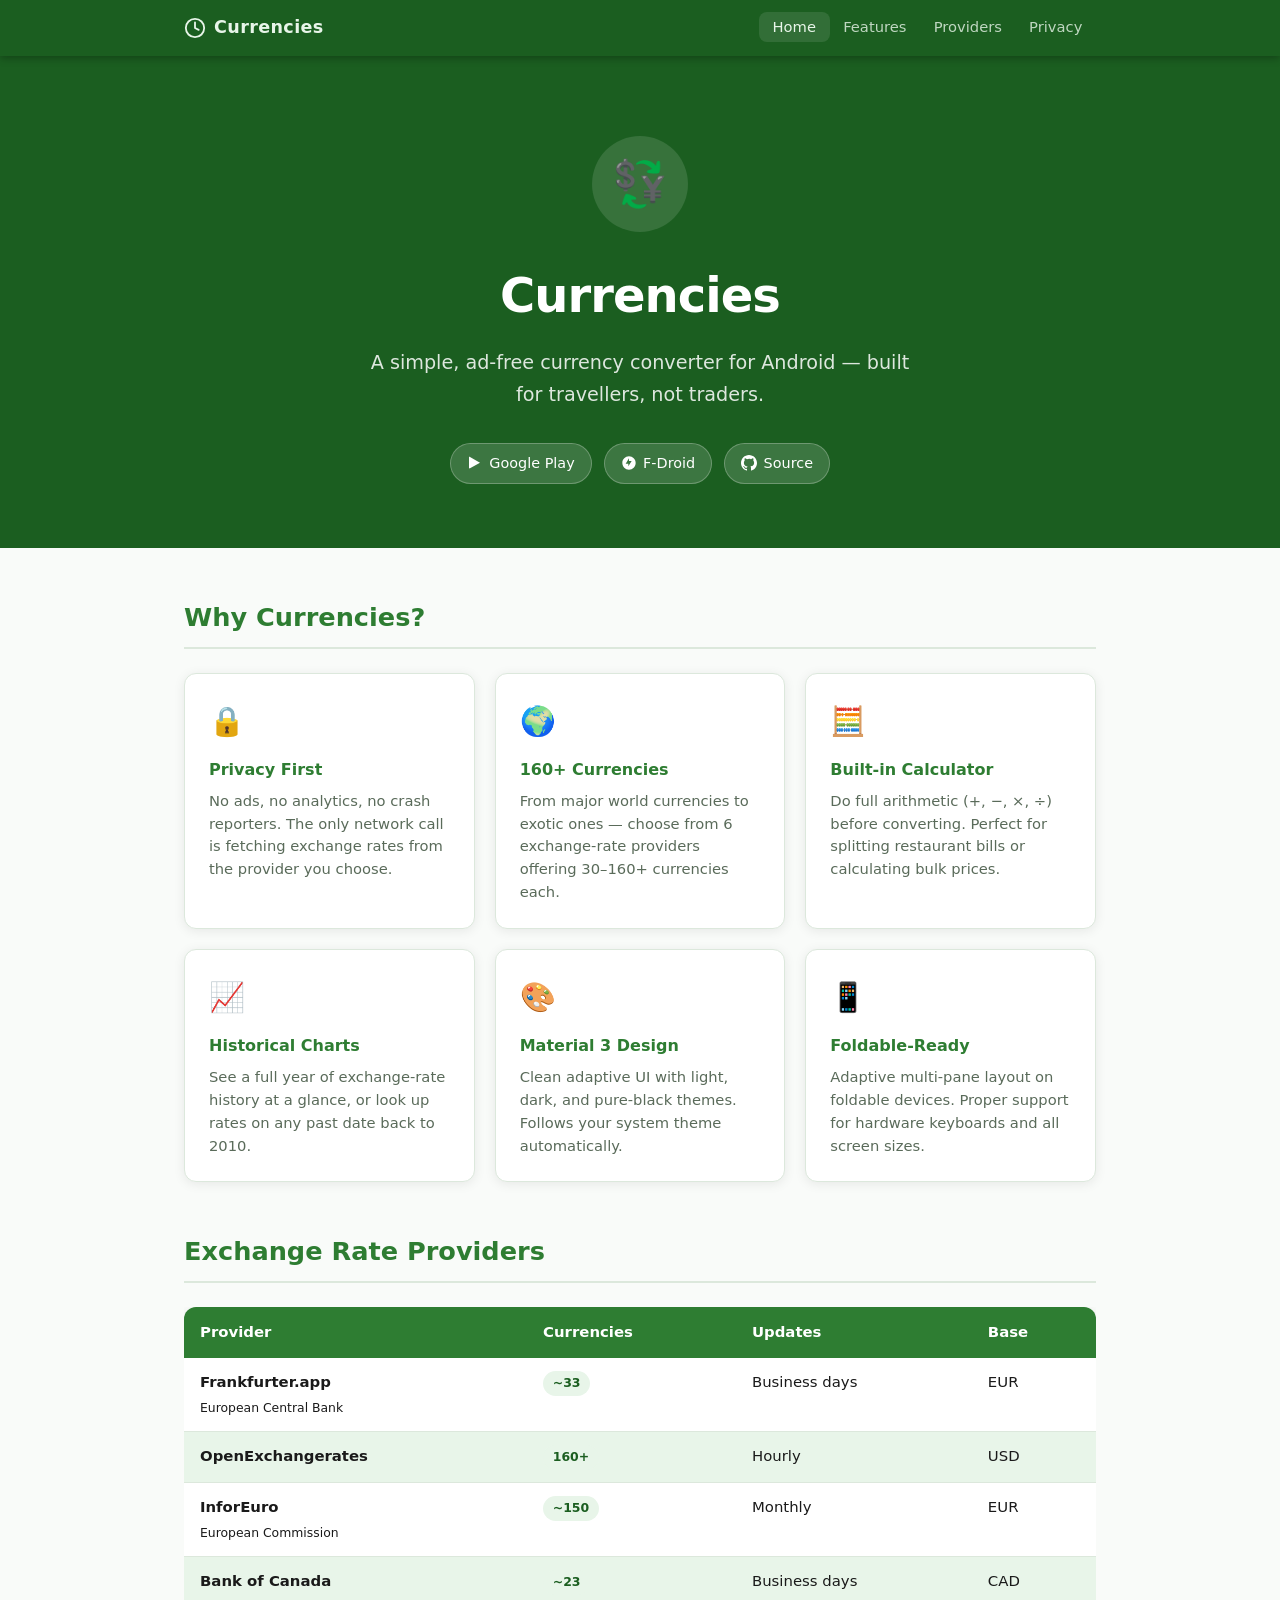
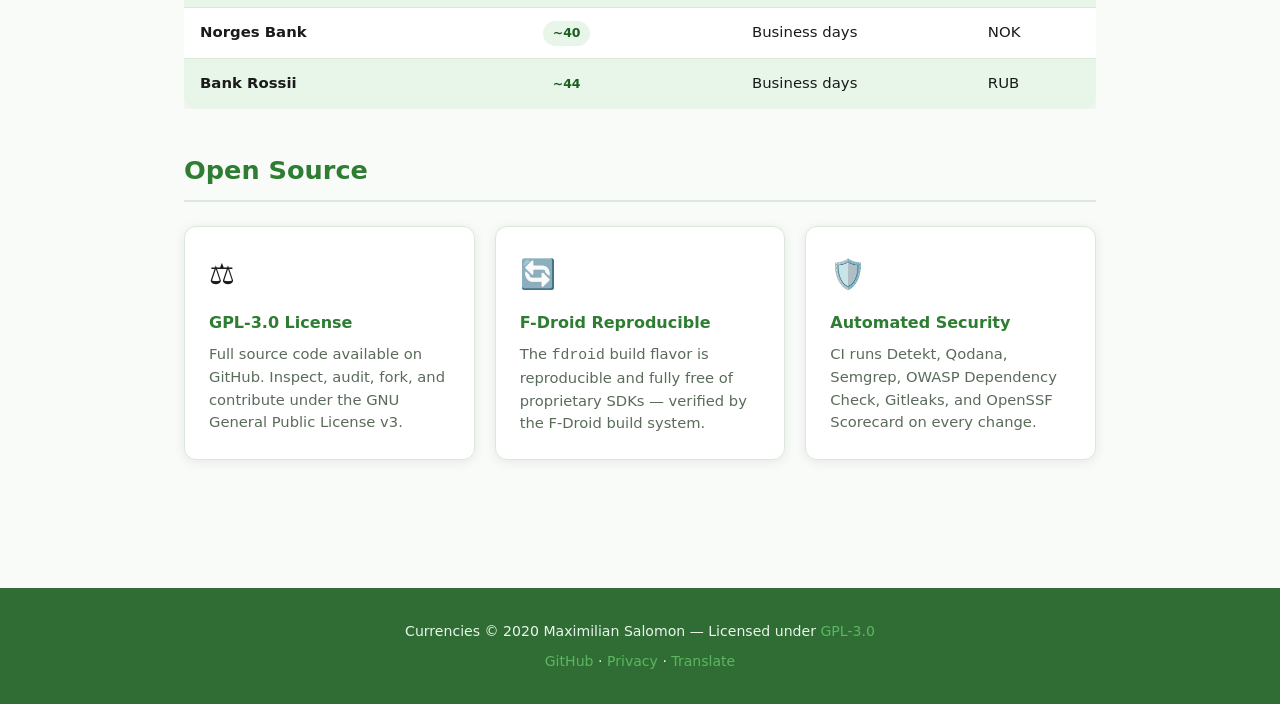
<file: docs/index.html>
<!DOCTYPE html>
<html lang="en">
<head>
  <meta charset="UTF-8">
  <meta name="viewport" content="width=device-width, initial-scale=1.0">
  <title>Currencies — Simple Currency Converter for Android</title>
  <meta name="description" content="A simple, privacy-focused currency converter for Android. No ads, no tracking. Supports 6 exchange rate providers with 30–160+ currencies.">
  <link rel="stylesheet" href="style.css">
  <link rel="icon" href="data:image/svg+xml,<svg xmlns='http://www.w3.org/2000/svg' viewBox='0 0 100 100'><text y='.9em' font-size='90'>💱</text></svg>">
</head>
<body>

<nav>
  <div class="nav-inner">
    <span class="nav-brand">
      <svg width="22" height="22" viewBox="0 0 24 24" fill="none" stroke="currentColor" stroke-width="2" stroke-linecap="round" stroke-linejoin="round"><circle cx="12" cy="12" r="10"/><path d="M12 6v6l4 2"/></svg>
      Currencies
    </span>
    <ul class="nav-links">
      <li><a href="index.html" class="active">Home</a></li>
      <li><a href="features.html">Features</a></li>
      <li><a href="providers.html">Providers</a></li>
      <li><a href="privacy.html">Privacy</a></li>
    </ul>
  </div>
</nav>

<header class="hero">
  <div class="hero-inner">
    <div class="hero-icon">💱</div>
    <h1>Currencies</h1>
    <p class="tagline">A simple, ad-free currency converter for Android — built for travellers, not traders.</p>
    <div class="badge-row">
      <a class="badge" href="https://play.google.com/store/apps/details?id=de.salomax.currencies">
        <svg width="16" height="16" viewBox="0 0 24 24" fill="currentColor"><path d="M3 20.5v-17c0-.83 1-.83 1.5-.5l15 8.5-15 8.5c-.5.33-1.5.33-1.5-.5z"/></svg>
        Google Play
      </a>
      <a class="badge" href="https://f-droid.org/packages/de.salomax.currencies/">
        <svg width="16" height="16" viewBox="0 0 24 24" fill="currentColor"><path d="M12 2C6.48 2 2 6.48 2 12s4.48 10 10 10 10-4.48 10-10S17.52 2 12 2zm-1 15v-4H7l5-8v4h4l-5 8z"/></svg>
        F-Droid
      </a>
      <a class="badge" href="https://github.com/sal0max/currencies">
        <svg width="16" height="16" viewBox="0 0 24 24" fill="currentColor"><path d="M12 0C5.37 0 0 5.37 0 12c0 5.3 3.44 9.8 8.2 11.37.6.11.82-.26.82-.58v-2.03c-3.34.73-4.04-1.61-4.04-1.61-.55-1.39-1.34-1.76-1.34-1.76-1.09-.75.08-.73.08-.73 1.2.08 1.84 1.24 1.84 1.24 1.07 1.83 2.8 1.3 3.49 1 .11-.78.42-1.3.76-1.6-2.67-.3-5.47-1.33-5.47-5.93 0-1.31.47-2.38 1.24-3.22-.13-.3-.54-1.52.12-3.18 0 0 1.01-.32 3.3 1.23a11.5 11.5 0 0 1 3-.4c1.02 0 2.04.14 3 .4 2.28-1.55 3.29-1.23 3.29-1.23.66 1.66.25 2.88.12 3.18.77.84 1.24 1.91 1.24 3.22 0 4.61-2.81 5.63-5.48 5.92.43.37.82 1.1.82 2.22v3.29c0 .32.21.7.83.58C20.56 21.8 24 17.3 24 12c0-6.63-5.37-12-12-12z"/></svg>
        Source
      </a>
    </div>
  </div>
</header>

<main class="page">

  <h2 class="section-title">Why Currencies?</h2>
  <div class="cards">
    <div class="card">
      <span class="card-icon">🔒</span>
      <h3>Privacy First</h3>
      <p>No ads, no analytics, no crash reporters. The only network call is fetching exchange rates from the provider you choose.</p>
    </div>
    <div class="card">
      <span class="card-icon">🌍</span>
      <h3>160+ Currencies</h3>
      <p>From major world currencies to exotic ones — choose from 6 exchange-rate providers offering 30–160+ currencies each.</p>
    </div>
    <div class="card">
      <span class="card-icon">🧮</span>
      <h3>Built-in Calculator</h3>
      <p>Do full arithmetic (+, −, ×, ÷) before converting. Perfect for splitting restaurant bills or calculating bulk prices.</p>
    </div>
    <div class="card">
      <span class="card-icon">📈</span>
      <h3>Historical Charts</h3>
      <p>See a full year of exchange-rate history at a glance, or look up rates on any past date back to 2010.</p>
    </div>
    <div class="card">
      <span class="card-icon">🎨</span>
      <h3>Material 3 Design</h3>
      <p>Clean adaptive UI with light, dark, and pure-black themes. Follows your system theme automatically.</p>
    </div>
    <div class="card">
      <span class="card-icon">📱</span>
      <h3>Foldable-Ready</h3>
      <p>Adaptive multi-pane layout on foldable devices. Proper support for hardware keyboards and all screen sizes.</p>
    </div>
  </div>

  <h2 class="section-title">Exchange Rate Providers</h2>
  <div class="table-wrap">
    <table>
      <thead>
        <tr>
          <th>Provider</th>
          <th>Currencies</th>
          <th>Updates</th>
          <th>Base</th>
        </tr>
      </thead>
      <tbody>
        <tr>
          <td><strong>Frankfurter.app</strong><br><small>European Central Bank</small></td>
          <td><span class="tag">~33</span></td>
          <td>Business days</td>
          <td>EUR</td>
        </tr>
        <tr>
          <td><strong>OpenExchangerates</strong></td>
          <td><span class="tag">160+</span></td>
          <td>Hourly</td>
          <td>USD</td>
        </tr>
        <tr>
          <td><strong>InforEuro</strong><br><small>European Commission</small></td>
          <td><span class="tag">~150</span></td>
          <td>Monthly</td>
          <td>EUR</td>
        </tr>
        <tr>
          <td><strong>Bank of Canada</strong></td>
          <td><span class="tag">~23</span></td>
          <td>Business days</td>
          <td>CAD</td>
        </tr>
        <tr>
          <td><strong>Norges Bank</strong></td>
          <td><span class="tag">~40</span></td>
          <td>Business days</td>
          <td>NOK</td>
        </tr>
        <tr>
          <td><strong>Bank Rossii</strong></td>
          <td><span class="tag">~44</span></td>
          <td>Business days</td>
          <td>RUB</td>
        </tr>
      </tbody>
    </table>
  </div>

  <h2 class="section-title">Open Source</h2>
  <div class="cards" style="grid-template-columns: repeat(auto-fill, minmax(280px, 1fr));">
    <div class="card">
      <span class="card-icon">⚖️</span>
      <h3>GPL-3.0 License</h3>
      <p>Full source code available on GitHub. Inspect, audit, fork, and contribute under the GNU General Public License v3.</p>
    </div>
    <div class="card">
      <span class="card-icon">🔄</span>
      <h3>F-Droid Reproducible</h3>
      <p>The <code>fdroid</code> build flavor is reproducible and fully free of proprietary SDKs — verified by the F-Droid build system.</p>
    </div>
    <div class="card">
      <span class="card-icon">🛡️</span>
      <h3>Automated Security</h3>
      <p>CI runs Detekt, Qodana, Semgrep, OWASP Dependency Check, Gitleaks, and OpenSSF Scorecard on every change.</p>
    </div>
  </div>

</main>

<footer>
  <p>Currencies &copy; 2020 Maximilian Salomon &mdash; Licensed under <a href="https://www.gnu.org/licenses/gpl-3.0.html">GPL-3.0</a></p>
  <p style="margin-top:.4rem;"><a href="https://github.com/sal0max/currencies">GitHub</a> &middot; <a href="privacy.html">Privacy</a> &middot; <a href="https://translate.codeberg.org/engage/currencies/">Translate</a></p>
</footer>

</body>
</html>
</file>
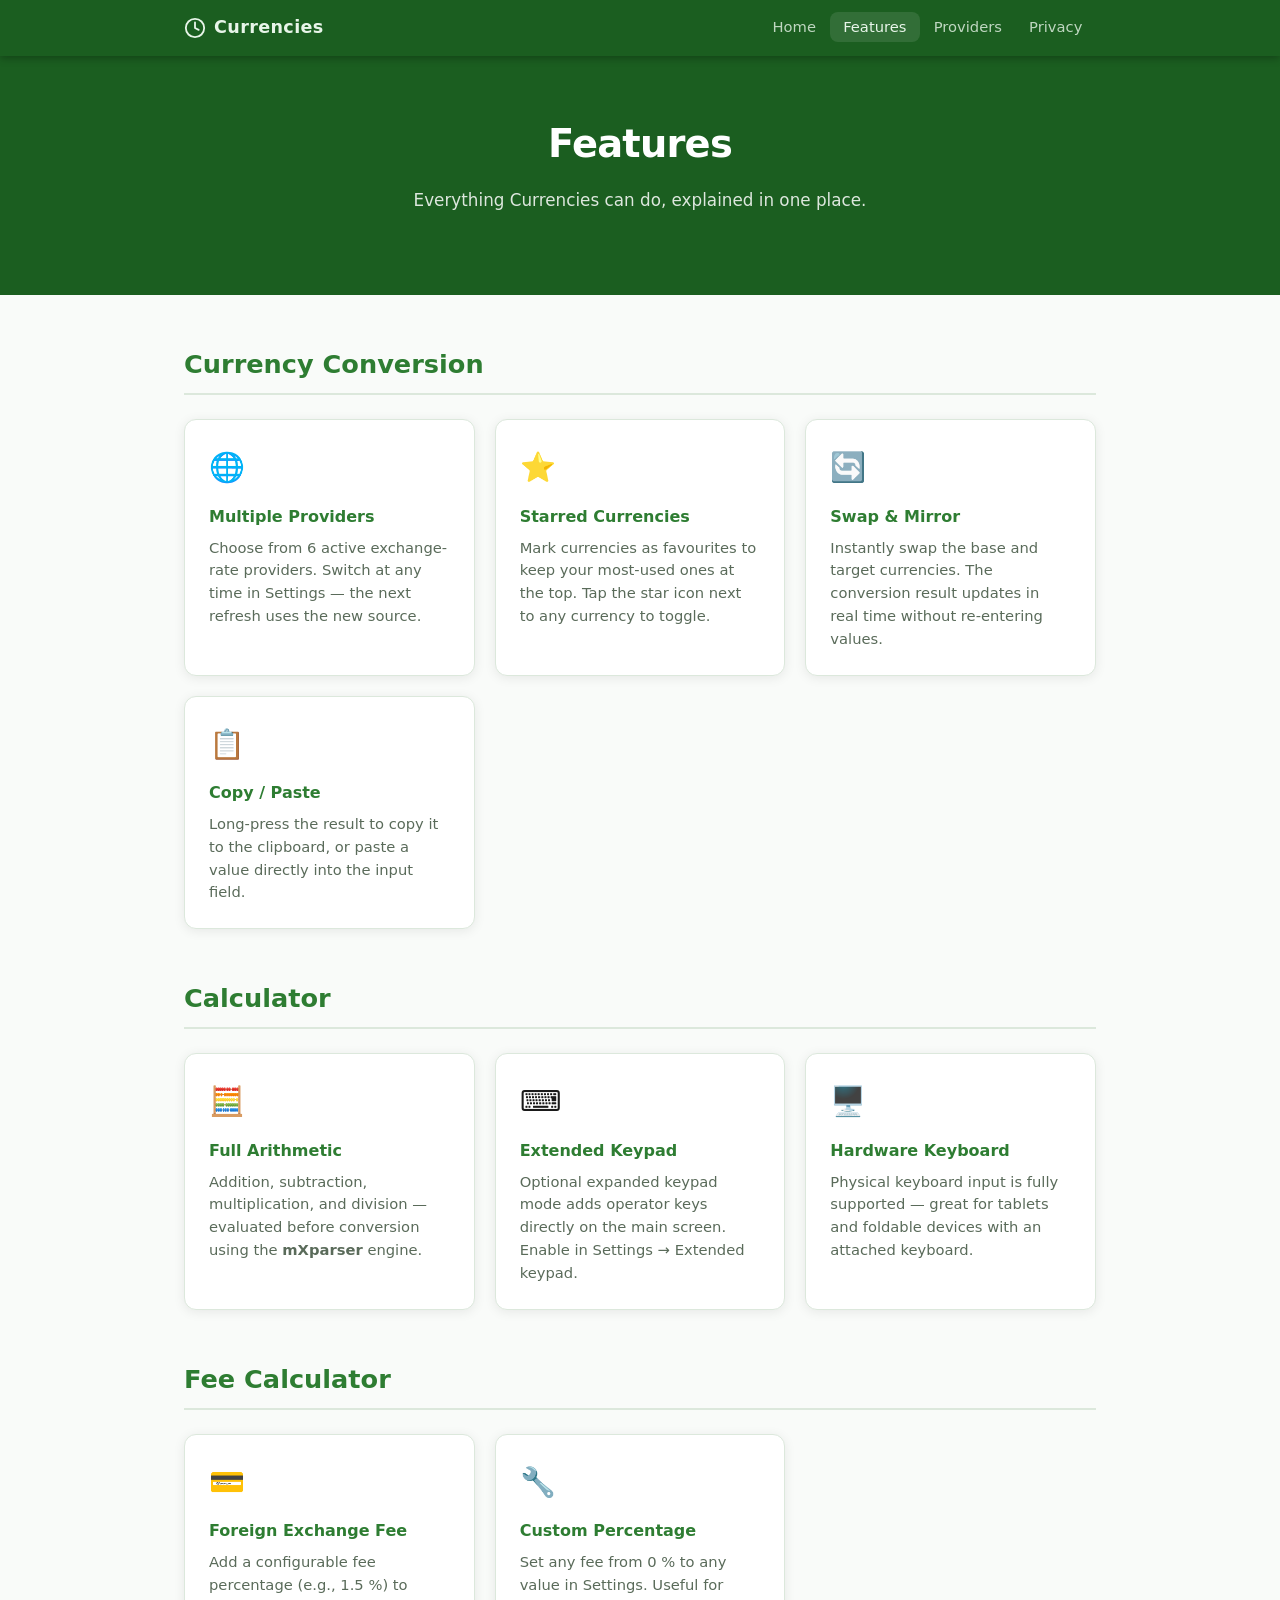
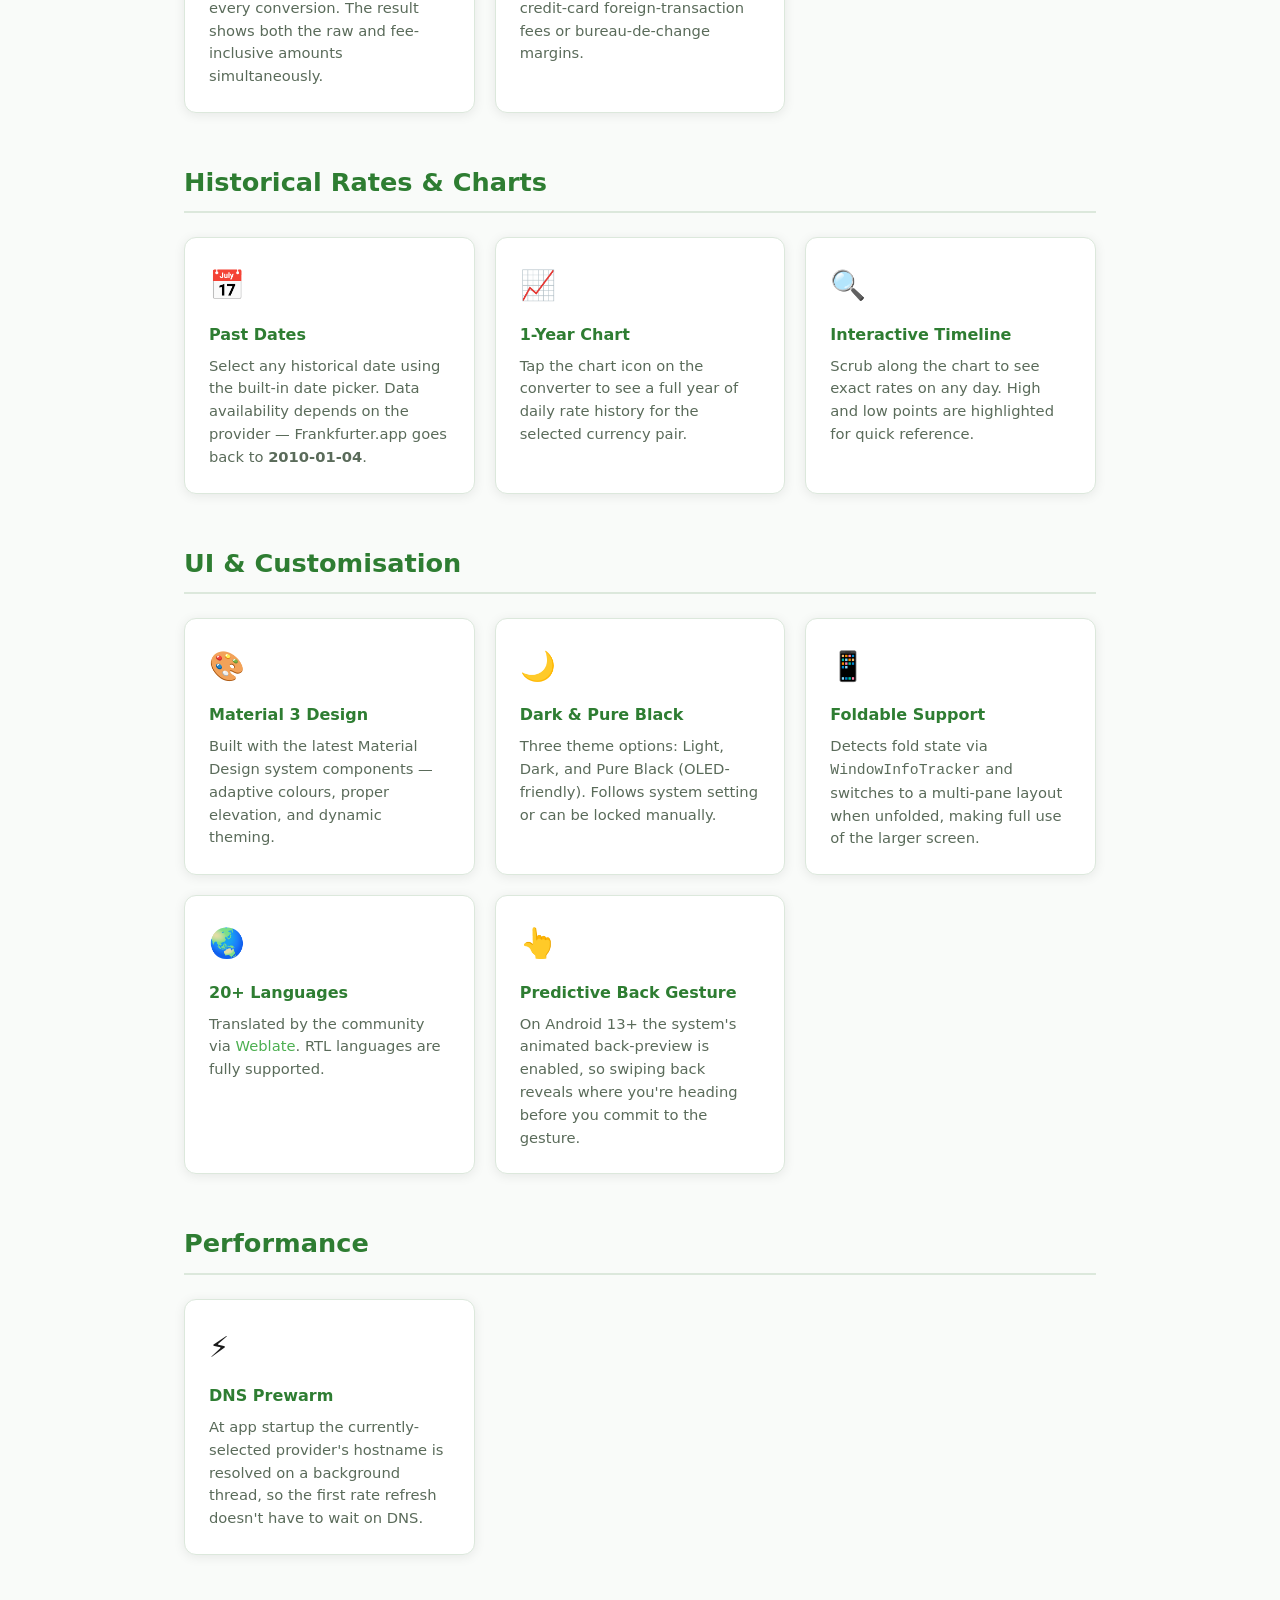
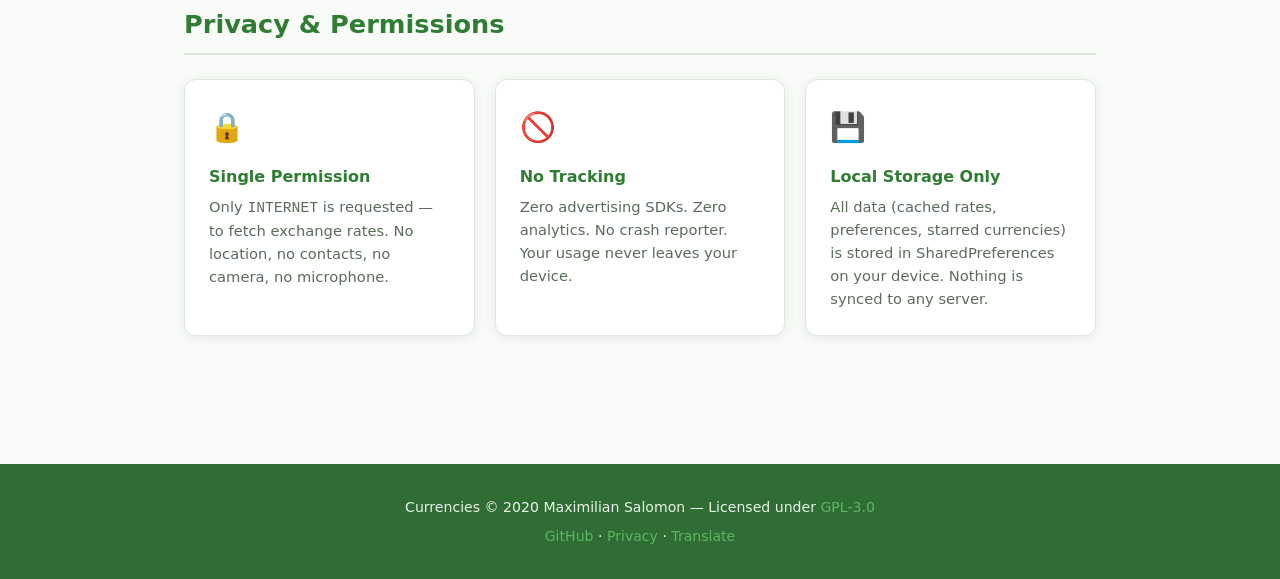
<file: docs/features.html>
<!DOCTYPE html>
<html lang="en">
<head>
  <meta charset="UTF-8">
  <meta name="viewport" content="width=device-width, initial-scale=1.0">
  <title>Features — Currencies</title>
  <meta name="description" content="Full list of features in the Currencies Android app — calculator, historical rates, charts, fee calculator, themes, and more.">
  <link rel="stylesheet" href="style.css">
  <link rel="icon" href="data:image/svg+xml,<svg xmlns='http://www.w3.org/2000/svg' viewBox='0 0 100 100'><text y='.9em' font-size='90'>💱</text></svg>">
</head>
<body>

<nav>
  <div class="nav-inner">
    <a class="nav-brand" href="index.html">
      <svg width="22" height="22" viewBox="0 0 24 24" fill="none" stroke="currentColor" stroke-width="2" stroke-linecap="round" stroke-linejoin="round"><circle cx="12" cy="12" r="10"/><path d="M12 6v6l4 2"/></svg>
      Currencies
    </a>
    <ul class="nav-links">
      <li><a href="index.html">Home</a></li>
      <li><a href="features.html" class="active">Features</a></li>
      <li><a href="providers.html">Providers</a></li>
      <li><a href="privacy.html">Privacy</a></li>
    </ul>
  </div>
</nav>

<header class="hero" style="padding: 3.5rem 1.5rem 3rem;">
  <div class="hero-inner">
    <h1 style="font-size:clamp(1.6rem,4vw,2.4rem);">Features</h1>
    <p class="tagline" style="font-size:1.05rem;">Everything Currencies can do, explained in one place.</p>
  </div>
</header>

<main class="page">

  <h2 class="section-title">Currency Conversion</h2>
  <div class="cards">
    <div class="card">
      <span class="card-icon">🌐</span>
      <h3>Multiple Providers</h3>
      <p>Choose from 6 active exchange-rate providers. Switch at any time in Settings — the next refresh uses the new source.</p>
    </div>
    <div class="card">
      <span class="card-icon">⭐</span>
      <h3>Starred Currencies</h3>
      <p>Mark currencies as favourites to keep your most-used ones at the top. Tap the star icon next to any currency to toggle.</p>
    </div>
    <div class="card">
      <span class="card-icon">🔄</span>
      <h3>Swap &amp; Mirror</h3>
      <p>Instantly swap the base and target currencies. The conversion result updates in real time without re-entering values.</p>
    </div>
    <div class="card">
      <span class="card-icon">📋</span>
      <h3>Copy / Paste</h3>
      <p>Long-press the result to copy it to the clipboard, or paste a value directly into the input field.</p>
    </div>
  </div>

  <h2 class="section-title">Calculator</h2>
  <div class="cards">
    <div class="card">
      <span class="card-icon">🧮</span>
      <h3>Full Arithmetic</h3>
      <p>Addition, subtraction, multiplication, and division — evaluated before conversion using the <strong>mXparser</strong> engine.</p>
    </div>
    <div class="card">
      <span class="card-icon">⌨️</span>
      <h3>Extended Keypad</h3>
      <p>Optional expanded keypad mode adds operator keys directly on the main screen. Enable in Settings → Extended keypad.</p>
    </div>
    <div class="card">
      <span class="card-icon">🖥️</span>
      <h3>Hardware Keyboard</h3>
      <p>Physical keyboard input is fully supported — great for tablets and foldable devices with an attached keyboard.</p>
    </div>
  </div>

  <h2 class="section-title">Fee Calculator</h2>
  <div class="cards" style="grid-template-columns: repeat(auto-fill, minmax(280px, 1fr));">
    <div class="card">
      <span class="card-icon">💳</span>
      <h3>Foreign Exchange Fee</h3>
      <p>Add a configurable fee percentage (e.g., 1.5 %) to every conversion. The result shows both the raw and fee-inclusive amounts simultaneously.</p>
    </div>
    <div class="card">
      <span class="card-icon">🔧</span>
      <h3>Custom Percentage</h3>
      <p>Set any fee from 0 % to any value in Settings. Useful for credit-card foreign-transaction fees or bureau-de-change margins.</p>
    </div>
  </div>

  <h2 class="section-title">Historical Rates &amp; Charts</h2>
  <div class="cards">
    <div class="card">
      <span class="card-icon">📅</span>
      <h3>Past Dates</h3>
      <p>Select any historical date using the built-in date picker. Data availability depends on the provider — Frankfurter.app goes back to <strong>2010-01-04</strong>.</p>
    </div>
    <div class="card">
      <span class="card-icon">📈</span>
      <h3>1-Year Chart</h3>
      <p>Tap the chart icon on the converter to see a full year of daily rate history for the selected currency pair.</p>
    </div>
    <div class="card">
      <span class="card-icon">🔍</span>
      <h3>Interactive Timeline</h3>
      <p>Scrub along the chart to see exact rates on any day. High and low points are highlighted for quick reference.</p>
    </div>
  </div>

  <h2 class="section-title">UI &amp; Customisation</h2>
  <div class="cards">
    <div class="card">
      <span class="card-icon">🎨</span>
      <h3>Material 3 Design</h3>
      <p>Built with the latest Material Design system components — adaptive colours, proper elevation, and dynamic theming.</p>
    </div>
    <div class="card">
      <span class="card-icon">🌙</span>
      <h3>Dark &amp; Pure Black</h3>
      <p>Three theme options: Light, Dark, and Pure Black (OLED-friendly). Follows system setting or can be locked manually.</p>
    </div>
    <div class="card">
      <span class="card-icon">📱</span>
      <h3>Foldable Support</h3>
      <p>Detects fold state via <code>WindowInfoTracker</code> and switches to a multi-pane layout when unfolded, making full use of the larger screen.</p>
    </div>
    <div class="card">
      <span class="card-icon">🌏</span>
      <h3>20+ Languages</h3>
      <p>Translated by the community via <a href="https://translate.codeberg.org/engage/currencies/">Weblate</a>. RTL languages are fully supported.</p>
    </div>
    <div class="card">
      <span class="card-icon">👆</span>
      <h3>Predictive Back Gesture</h3>
      <p>On Android 13+ the system's animated back-preview is enabled, so swiping back reveals where you're heading before you commit to the gesture.</p>
    </div>
  </div>

  <h2 class="section-title">Performance</h2>
  <div class="cards" style="grid-template-columns: repeat(auto-fill, minmax(280px, 1fr));">
    <div class="card">
      <span class="card-icon">⚡</span>
      <h3>DNS Prewarm</h3>
      <p>At app startup the currently-selected provider's hostname is resolved on a background thread, so the first rate refresh doesn't have to wait on DNS.</p>
    </div>
  </div>

  <h2 class="section-title">Privacy &amp; Permissions</h2>
  <div class="cards" style="grid-template-columns: repeat(auto-fill, minmax(280px, 1fr));">
    <div class="card">
      <span class="card-icon">🔒</span>
      <h3>Single Permission</h3>
      <p>Only <code>INTERNET</code> is requested — to fetch exchange rates. No location, no contacts, no camera, no microphone.</p>
    </div>
    <div class="card">
      <span class="card-icon">🚫</span>
      <h3>No Tracking</h3>
      <p>Zero advertising SDKs. Zero analytics. No crash reporter. Your usage never leaves your device.</p>
    </div>
    <div class="card">
      <span class="card-icon">💾</span>
      <h3>Local Storage Only</h3>
      <p>All data (cached rates, preferences, starred currencies) is stored in SharedPreferences on your device. Nothing is synced to any server.</p>
    </div>
  </div>

</main>

<footer>
  <p>Currencies &copy; 2020 Maximilian Salomon &mdash; Licensed under <a href="https://www.gnu.org/licenses/gpl-3.0.html">GPL-3.0</a></p>
  <p style="margin-top:.4rem;"><a href="https://github.com/sal0max/currencies">GitHub</a> &middot; <a href="privacy.html">Privacy</a> &middot; <a href="https://translate.codeberg.org/engage/currencies/">Translate</a></p>
</footer>

</body>
</html>
</file>
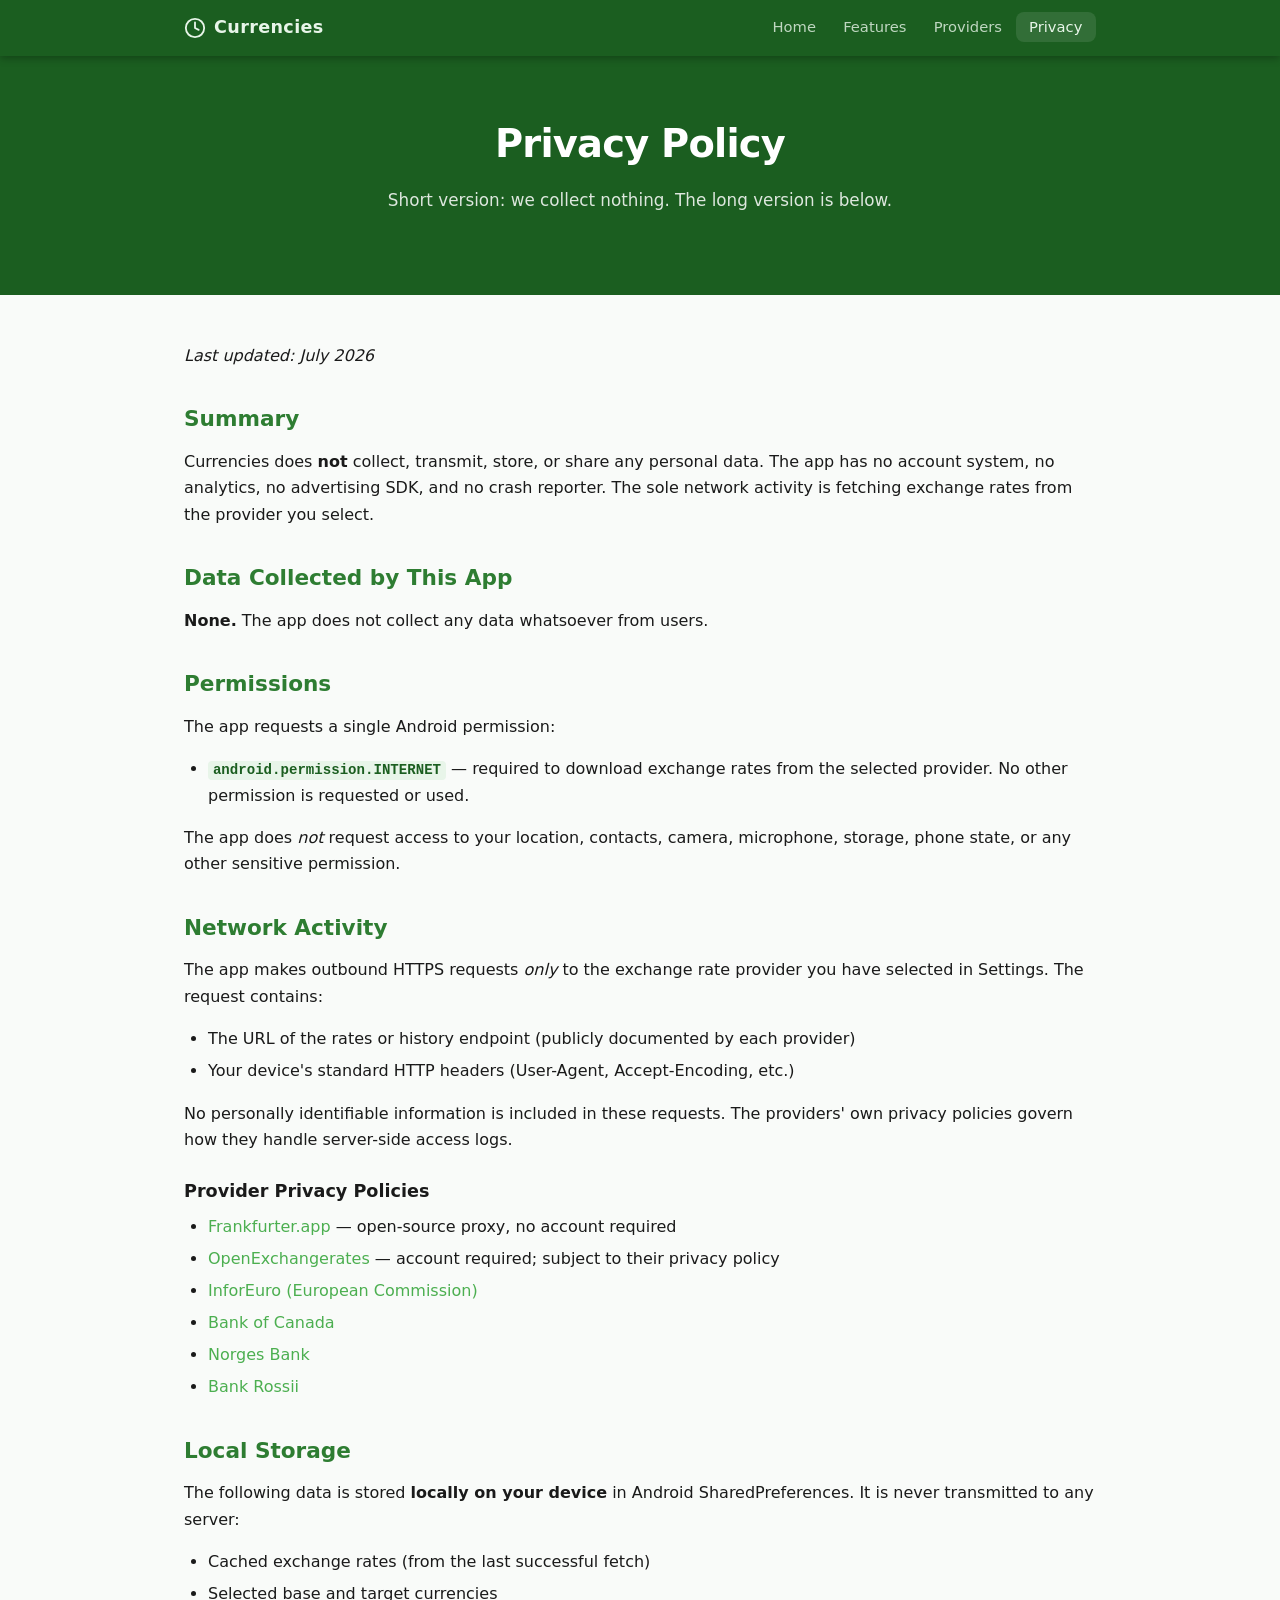
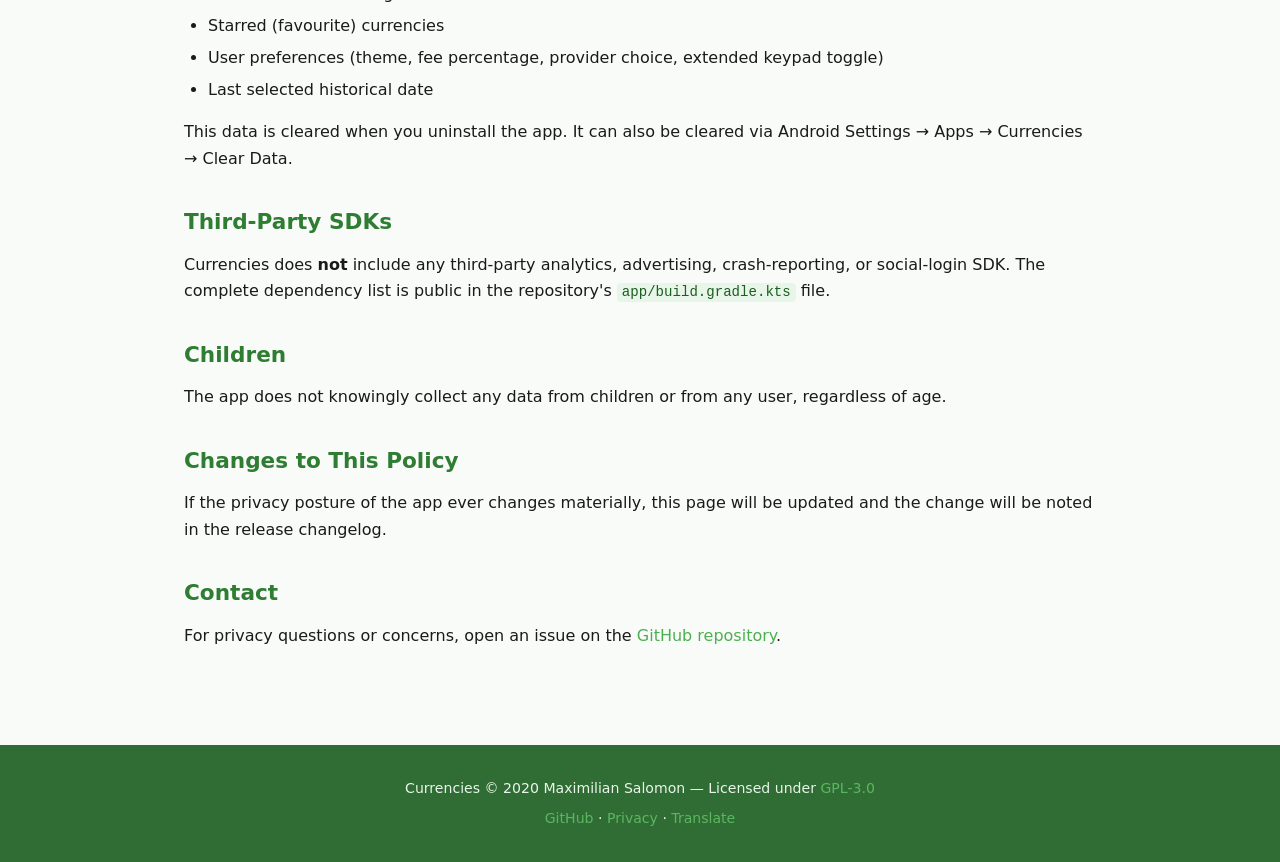
<file: docs/privacy.html>
<!DOCTYPE html>
<html lang="en">
<head>
  <meta charset="UTF-8">
  <meta name="viewport" content="width=device-width, initial-scale=1.0">
  <title>Privacy Policy — Currencies</title>
  <meta name="description" content="Privacy policy for the Currencies Android app. The app does not collect, store, or share any personal data.">
  <link rel="stylesheet" href="style.css">
  <link rel="icon" href="data:image/svg+xml,<svg xmlns='http://www.w3.org/2000/svg' viewBox='0 0 100 100'><text y='.9em' font-size='90'>💱</text></svg>">
</head>
<body>

<nav>
  <div class="nav-inner">
    <a class="nav-brand" href="index.html">
      <svg width="22" height="22" viewBox="0 0 24 24" fill="none" stroke="currentColor" stroke-width="2" stroke-linecap="round" stroke-linejoin="round"><circle cx="12" cy="12" r="10"/><path d="M12 6v6l4 2"/></svg>
      Currencies
    </a>
    <ul class="nav-links">
      <li><a href="index.html">Home</a></li>
      <li><a href="features.html">Features</a></li>
      <li><a href="providers.html">Providers</a></li>
      <li><a href="privacy.html" class="active">Privacy</a></li>
    </ul>
  </div>
</nav>

<header class="hero" style="padding: 3.5rem 1.5rem 3rem;">
  <div class="hero-inner">
    <h1 style="font-size:clamp(1.6rem,4vw,2.4rem);">Privacy Policy</h1>
    <p class="tagline" style="font-size:1.05rem;">Short version: we collect nothing. The long version is below.</p>
  </div>
</header>

<main class="page">

  <div class="prose">

    <p><em>Last updated: July 2026</em></p>

    <h2>Summary</h2>
    <p>Currencies does <strong>not</strong> collect, transmit, store, or share any personal data. The app has no account system, no analytics, no advertising SDK, and no crash reporter. The sole network activity is fetching exchange rates from the provider you select.</p>

    <h2>Data Collected by This App</h2>
    <p><strong>None.</strong> The app does not collect any data whatsoever from users.</p>

    <h2>Permissions</h2>
    <p>The app requests a single Android permission:</p>
    <ul>
      <li><strong><code>android.permission.INTERNET</code></strong> — required to download exchange rates from the selected provider. No other permission is requested or used.</li>
    </ul>
    <p>The app does <em>not</em> request access to your location, contacts, camera, microphone, storage, phone state, or any other sensitive permission.</p>

    <h2>Network Activity</h2>
    <p>The app makes outbound HTTPS requests <em>only</em> to the exchange rate provider you have selected in Settings. The request contains:</p>
    <ul>
      <li>The URL of the rates or history endpoint (publicly documented by each provider)</li>
      <li>Your device's standard HTTP headers (User-Agent, Accept-Encoding, etc.)</li>
    </ul>
    <p>No personally identifiable information is included in these requests. The providers' own privacy policies govern how they handle server-side access logs.</p>

    <h3>Provider Privacy Policies</h3>
    <ul>
      <li><a href="https://www.frankfurter.app/">Frankfurter.app</a> — open-source proxy, no account required</li>
      <li><a href="https://openexchangerates.org/privacy">OpenExchangerates</a> — account required; subject to their privacy policy</li>
      <li><a href="https://commission.europa.eu/privacy-policy-websites_en">InforEuro (European Commission)</a></li>
      <li><a href="https://www.bankofcanada.ca/privacy/">Bank of Canada</a></li>
      <li><a href="https://www.norges-bank.no/en/about/privacy-cookies/">Norges Bank</a></li>
      <li><a href="https://cbr.ru/eng/contacts/policy/">Bank Rossii</a></li>
    </ul>

    <h2>Local Storage</h2>
    <p>The following data is stored <strong>locally on your device</strong> in Android SharedPreferences. It is never transmitted to any server:</p>
    <ul>
      <li>Cached exchange rates (from the last successful fetch)</li>
      <li>Selected base and target currencies</li>
      <li>Starred (favourite) currencies</li>
      <li>User preferences (theme, fee percentage, provider choice, extended keypad toggle)</li>
      <li>Last selected historical date</li>
    </ul>
    <p>This data is cleared when you uninstall the app. It can also be cleared via Android Settings → Apps → Currencies → Clear Data.</p>

    <h2>Third-Party SDKs</h2>
    <p>Currencies does <strong>not</strong> include any third-party analytics, advertising, crash-reporting, or social-login SDK. The complete dependency list is public in the repository's <code>app/build.gradle.kts</code> file.</p>

    <h2>Children</h2>
    <p>The app does not knowingly collect any data from children or from any user, regardless of age.</p>

    <h2>Changes to This Policy</h2>
    <p>If the privacy posture of the app ever changes materially, this page will be updated and the change will be noted in the release changelog.</p>

    <h2>Contact</h2>
    <p>For privacy questions or concerns, open an issue on the <a href="https://github.com/sal0max/currencies/issues">GitHub repository</a>.</p>

  </div>

</main>

<footer>
  <p>Currencies &copy; 2020 Maximilian Salomon &mdash; Licensed under <a href="https://www.gnu.org/licenses/gpl-3.0.html">GPL-3.0</a></p>
  <p style="margin-top:.4rem;"><a href="https://github.com/sal0max/currencies">GitHub</a> &middot; <a href="privacy.html">Privacy</a> &middot; <a href="https://translate.codeberg.org/engage/currencies/">Translate</a></p>
</footer>

</body>
</html>
</file>
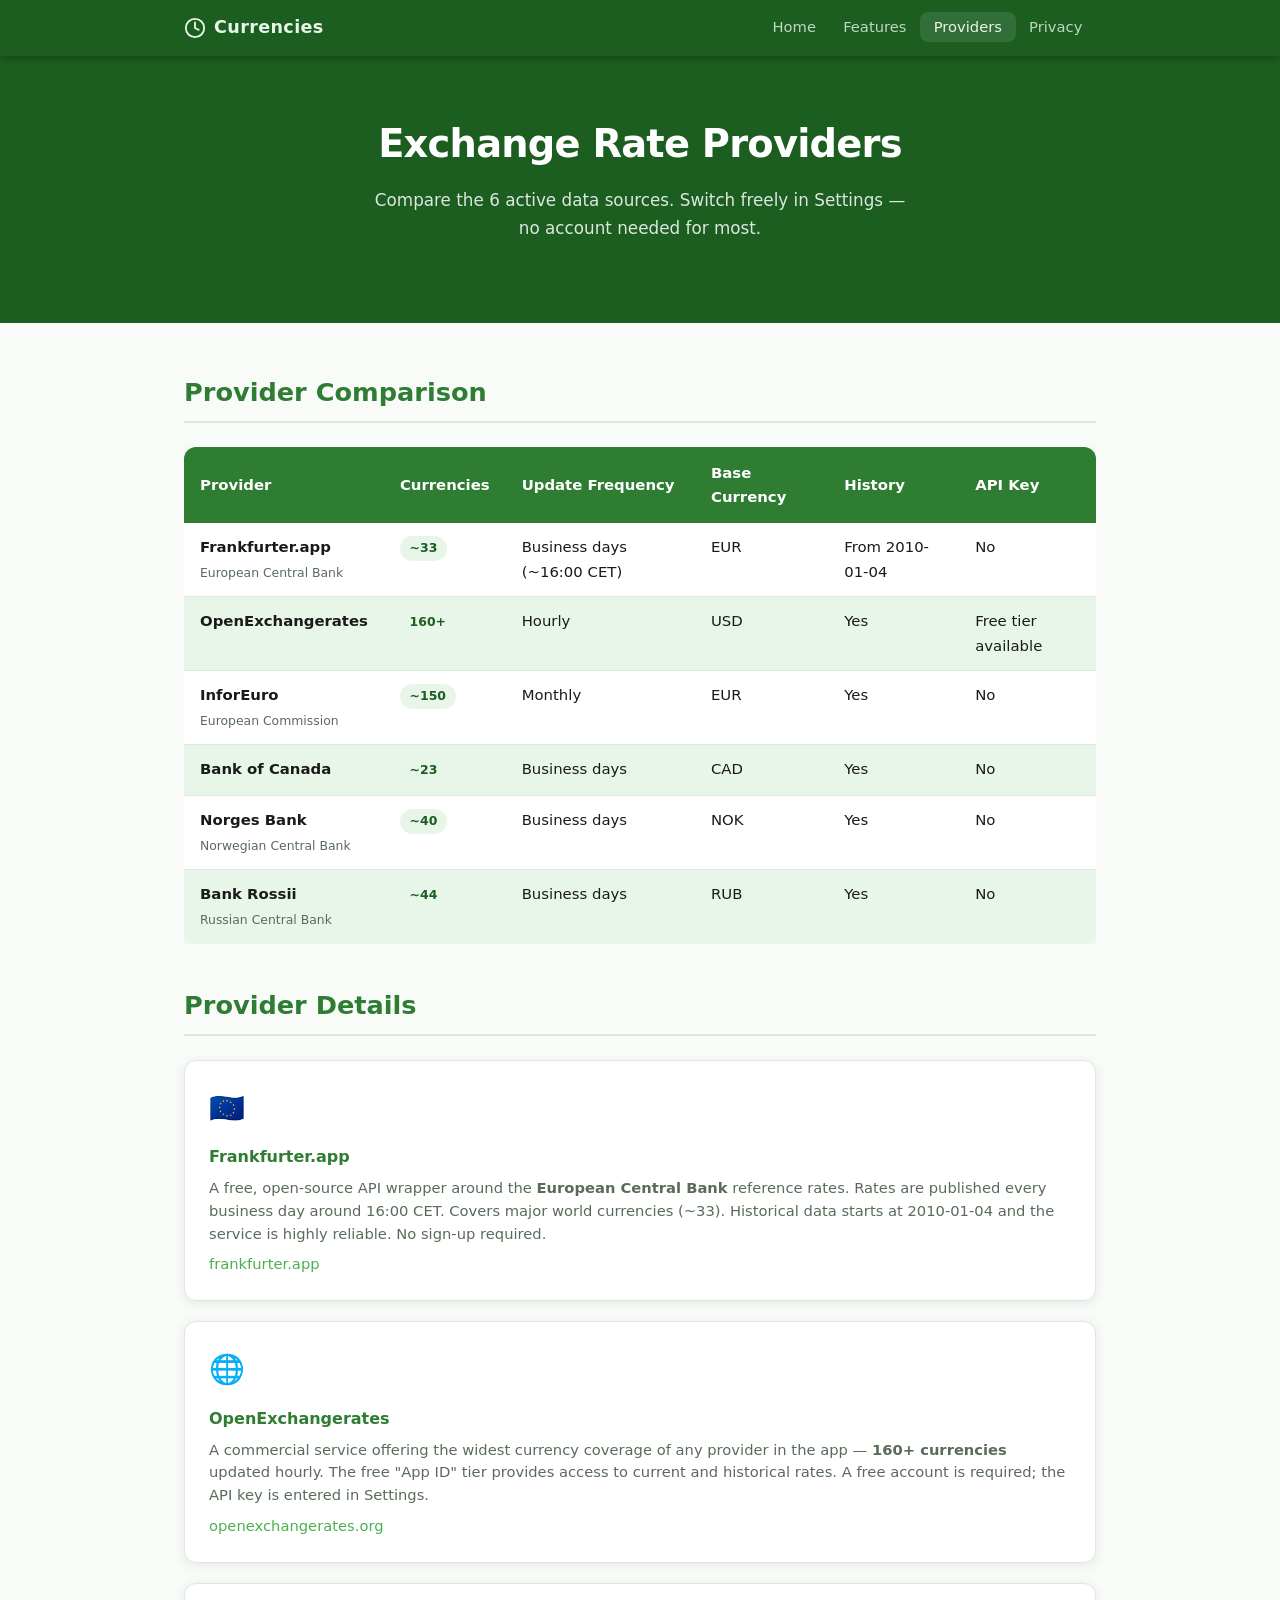
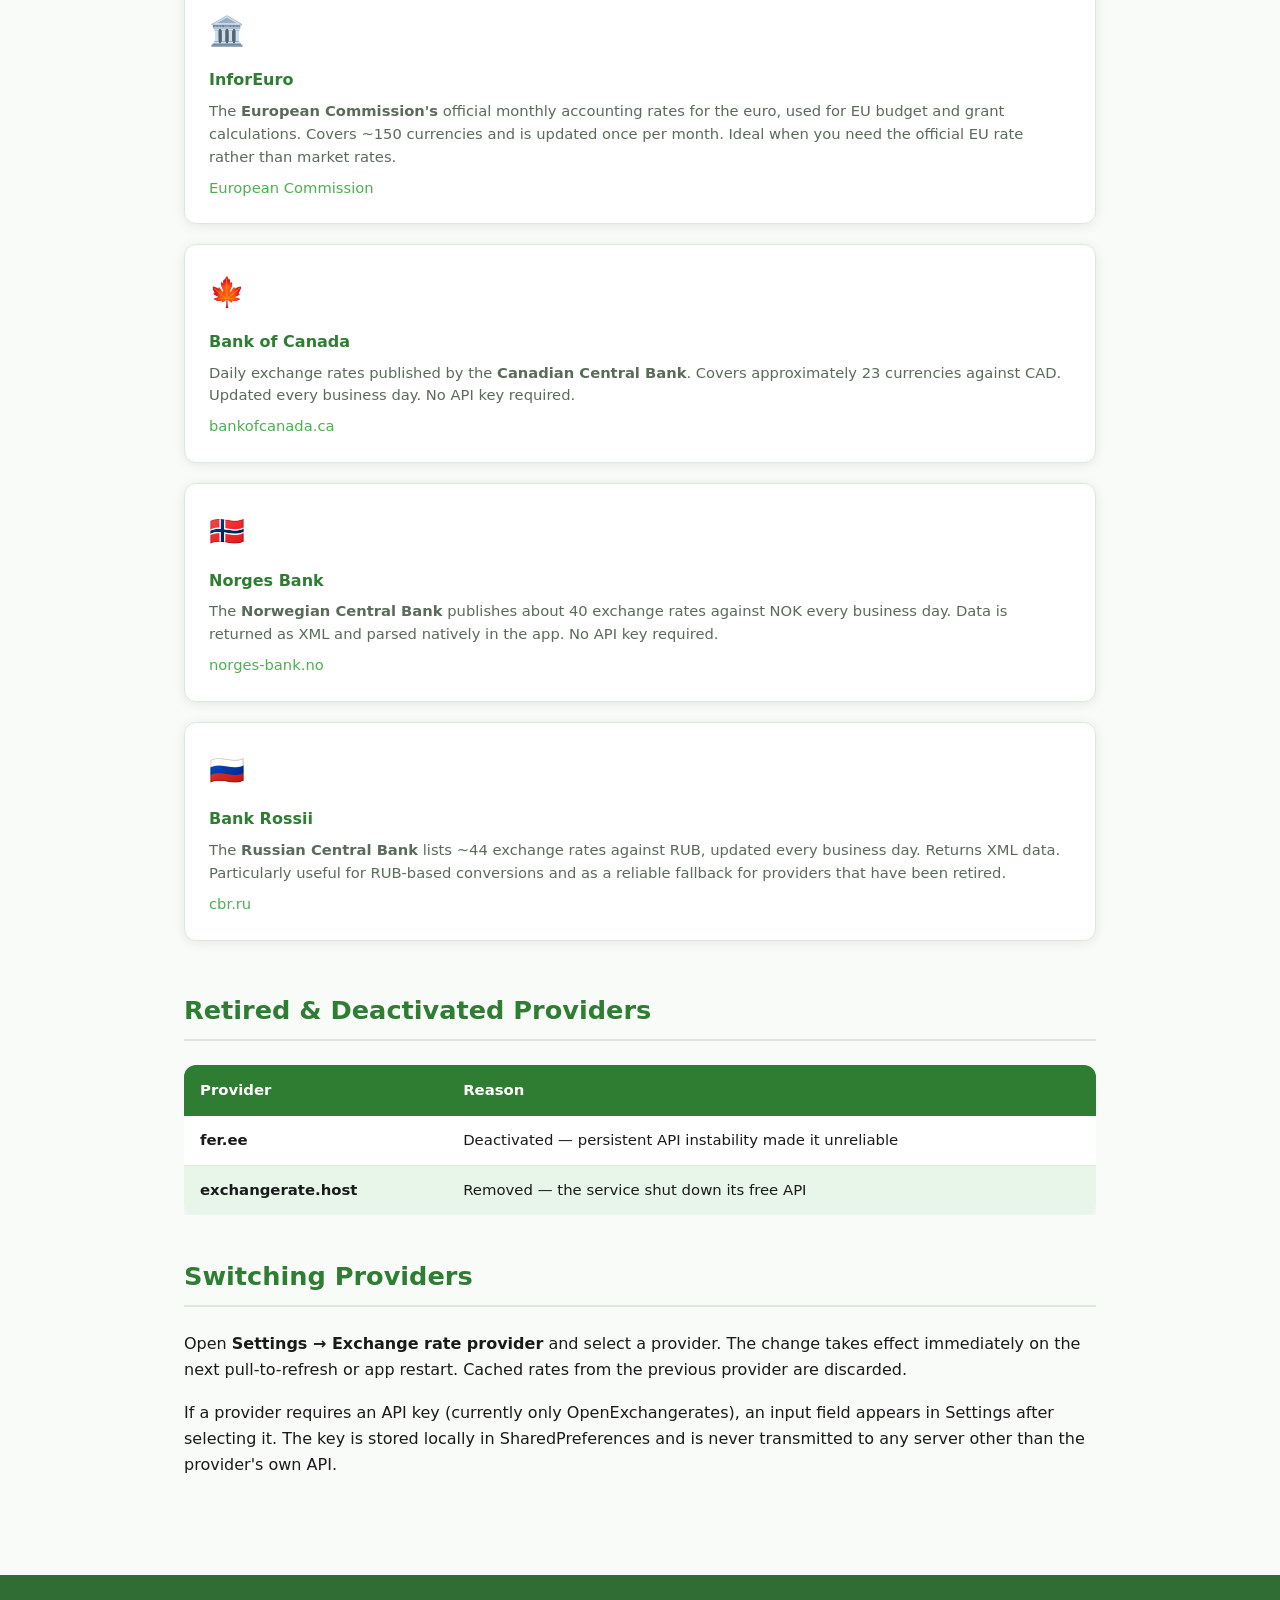
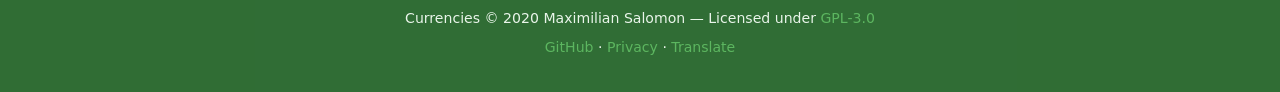
<file: docs/providers.html>
<!DOCTYPE html>
<html lang="en">
<head>
  <meta charset="UTF-8">
  <meta name="viewport" content="width=device-width, initial-scale=1.0">
  <title>Exchange Rate Providers — Currencies</title>
  <meta name="description" content="Compare all exchange rate providers supported by the Currencies Android app — Frankfurter, OpenExchangerates, InforEuro, Bank of Canada, Norges Bank, Bank Rossii.">
  <link rel="stylesheet" href="style.css">
  <link rel="icon" href="data:image/svg+xml,<svg xmlns='http://www.w3.org/2000/svg' viewBox='0 0 100 100'><text y='.9em' font-size='90'>💱</text></svg>">
</head>
<body>

<nav>
  <div class="nav-inner">
    <a class="nav-brand" href="index.html">
      <svg width="22" height="22" viewBox="0 0 24 24" fill="none" stroke="currentColor" stroke-width="2" stroke-linecap="round" stroke-linejoin="round"><circle cx="12" cy="12" r="10"/><path d="M12 6v6l4 2"/></svg>
      Currencies
    </a>
    <ul class="nav-links">
      <li><a href="index.html">Home</a></li>
      <li><a href="features.html">Features</a></li>
      <li><a href="providers.html" class="active">Providers</a></li>
      <li><a href="privacy.html">Privacy</a></li>
    </ul>
  </div>
</nav>

<header class="hero" style="padding: 3.5rem 1.5rem 3rem;">
  <div class="hero-inner">
    <h1 style="font-size:clamp(1.6rem,4vw,2.4rem);">Exchange Rate Providers</h1>
    <p class="tagline" style="font-size:1.05rem;">Compare the 6 active data sources. Switch freely in Settings — no account needed for most.</p>
  </div>
</header>

<main class="page">

  <h2 class="section-title">Provider Comparison</h2>
  <div class="table-wrap">
    <table>
      <thead>
        <tr>
          <th>Provider</th>
          <th>Currencies</th>
          <th>Update Frequency</th>
          <th>Base Currency</th>
          <th>History</th>
          <th>API Key</th>
        </tr>
      </thead>
      <tbody>
        <tr>
          <td><strong>Frankfurter.app</strong><br><small style="color:var(--clr-text-muted)">European Central Bank</small></td>
          <td><span class="tag">~33</span></td>
          <td>Business days (~16:00 CET)</td>
          <td>EUR</td>
          <td>From 2010-01-04</td>
          <td>No</td>
        </tr>
        <tr>
          <td><strong>OpenExchangerates</strong></td>
          <td><span class="tag">160+</span></td>
          <td>Hourly</td>
          <td>USD</td>
          <td>Yes</td>
          <td>Free tier available</td>
        </tr>
        <tr>
          <td><strong>InforEuro</strong><br><small style="color:var(--clr-text-muted)">European Commission</small></td>
          <td><span class="tag">~150</span></td>
          <td>Monthly</td>
          <td>EUR</td>
          <td>Yes</td>
          <td>No</td>
        </tr>
        <tr>
          <td><strong>Bank of Canada</strong></td>
          <td><span class="tag">~23</span></td>
          <td>Business days</td>
          <td>CAD</td>
          <td>Yes</td>
          <td>No</td>
        </tr>
        <tr>
          <td><strong>Norges Bank</strong><br><small style="color:var(--clr-text-muted)">Norwegian Central Bank</small></td>
          <td><span class="tag">~40</span></td>
          <td>Business days</td>
          <td>NOK</td>
          <td>Yes</td>
          <td>No</td>
        </tr>
        <tr>
          <td><strong>Bank Rossii</strong><br><small style="color:var(--clr-text-muted)">Russian Central Bank</small></td>
          <td><span class="tag">~44</span></td>
          <td>Business days</td>
          <td>RUB</td>
          <td>Yes</td>
          <td>No</td>
        </tr>
      </tbody>
    </table>
  </div>

  <h2 class="section-title">Provider Details</h2>

  <div class="cards" style="grid-template-columns: 1fr;">

    <div class="card">
      <span class="card-icon">🇪🇺</span>
      <h3>Frankfurter.app</h3>
      <p>A free, open-source API wrapper around the <strong>European Central Bank</strong> reference rates. Rates are published every business day around 16:00 CET. Covers major world currencies (~33). Historical data starts at 2010-01-04 and the service is highly reliable. No sign-up required.</p>
      <p style="margin-top:.5rem;"><a href="https://frankfurter.app/">frankfurter.app</a></p>
    </div>

    <div class="card">
      <span class="card-icon">🌐</span>
      <h3>OpenExchangerates</h3>
      <p>A commercial service offering the widest currency coverage of any provider in the app — <strong>160+ currencies</strong> updated hourly. The free "App ID" tier provides access to current and historical rates. A free account is required; the API key is entered in Settings.</p>
      <p style="margin-top:.5rem;"><a href="https://openexchangerates.org/">openexchangerates.org</a></p>
    </div>

    <div class="card">
      <span class="card-icon">🏛️</span>
      <h3>InforEuro</h3>
      <p>The <strong>European Commission's</strong> official monthly accounting rates for the euro, used for EU budget and grant calculations. Covers ~150 currencies and is updated once per month. Ideal when you need the official EU rate rather than market rates.</p>
      <p style="margin-top:.5rem;"><a href="https://commission.europa.eu/funding-tenders/procedures-guidelines-tenders/information-contractors-and-beneficiaries/exchange-rate-inforeuro_en">European Commission</a></p>
    </div>

    <div class="card">
      <span class="card-icon">🍁</span>
      <h3>Bank of Canada</h3>
      <p>Daily exchange rates published by the <strong>Canadian Central Bank</strong>. Covers approximately 23 currencies against CAD. Updated every business day. No API key required.</p>
      <p style="margin-top:.5rem;"><a href="https://www.bankofcanada.ca/rates/exchange/daily-exchange-rates/">bankofcanada.ca</a></p>
    </div>

    <div class="card">
      <span class="card-icon">🇳🇴</span>
      <h3>Norges Bank</h3>
      <p>The <strong>Norwegian Central Bank</strong> publishes about 40 exchange rates against NOK every business day. Data is returned as XML and parsed natively in the app. No API key required.</p>
      <p style="margin-top:.5rem;"><a href="https://www.norges-bank.no/en/topics/Statistics/exchange_rates/">norges-bank.no</a></p>
    </div>

    <div class="card">
      <span class="card-icon">🇷🇺</span>
      <h3>Bank Rossii</h3>
      <p>The <strong>Russian Central Bank</strong> lists ~44 exchange rates against RUB, updated every business day. Returns XML data. Particularly useful for RUB-based conversions and as a reliable fallback for providers that have been retired.</p>
      <p style="margin-top:.5rem;"><a href="https://cbr.ru/eng/currency_base/daily/">cbr.ru</a></p>
    </div>

  </div>

  <h2 class="section-title" style="margin-top:2.5rem;">Retired &amp; Deactivated Providers</h2>
  <div class="table-wrap">
    <table>
      <thead>
        <tr><th>Provider</th><th>Reason</th></tr>
      </thead>
      <tbody>
        <tr>
          <td><strong>fer.ee</strong></td>
          <td>Deactivated — persistent API instability made it unreliable</td>
        </tr>
        <tr>
          <td><strong>exchangerate.host</strong></td>
          <td>Removed — the service shut down its free API</td>
        </tr>
      </tbody>
    </table>
  </div>

  <h2 class="section-title">Switching Providers</h2>
  <div class="prose">
    <p>Open <strong>Settings → Exchange rate provider</strong> and select a provider. The change takes effect immediately on the next pull-to-refresh or app restart. Cached rates from the previous provider are discarded.</p>
    <p>If a provider requires an API key (currently only OpenExchangerates), an input field appears in Settings after selecting it. The key is stored locally in SharedPreferences and is never transmitted to any server other than the provider's own API.</p>
  </div>

</main>

<footer>
  <p>Currencies &copy; 2020 Maximilian Salomon &mdash; Licensed under <a href="https://www.gnu.org/licenses/gpl-3.0.html">GPL-3.0</a></p>
  <p style="margin-top:.4rem;"><a href="https://github.com/sal0max/currencies">GitHub</a> &middot; <a href="privacy.html">Privacy</a> &middot; <a href="https://translate.codeberg.org/engage/currencies/">Translate</a></p>
</footer>

</body>
</html>
</file>
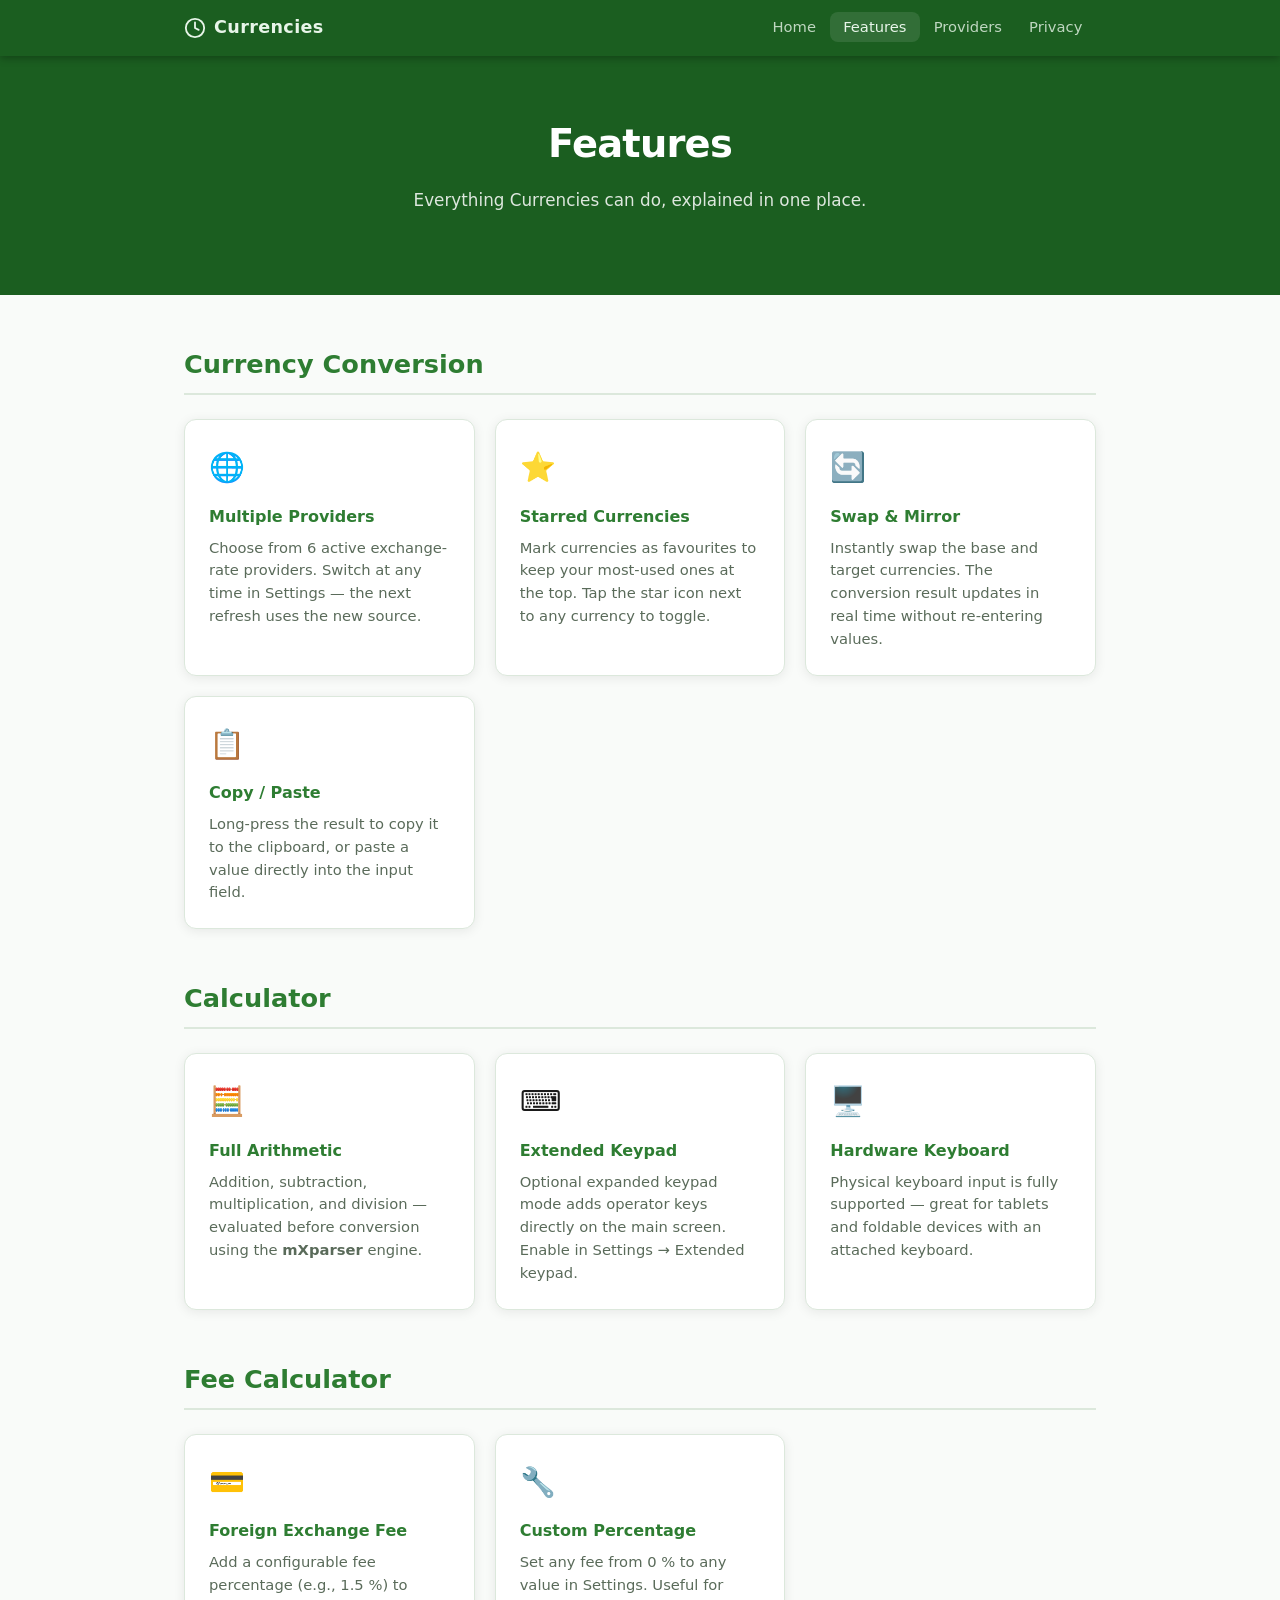
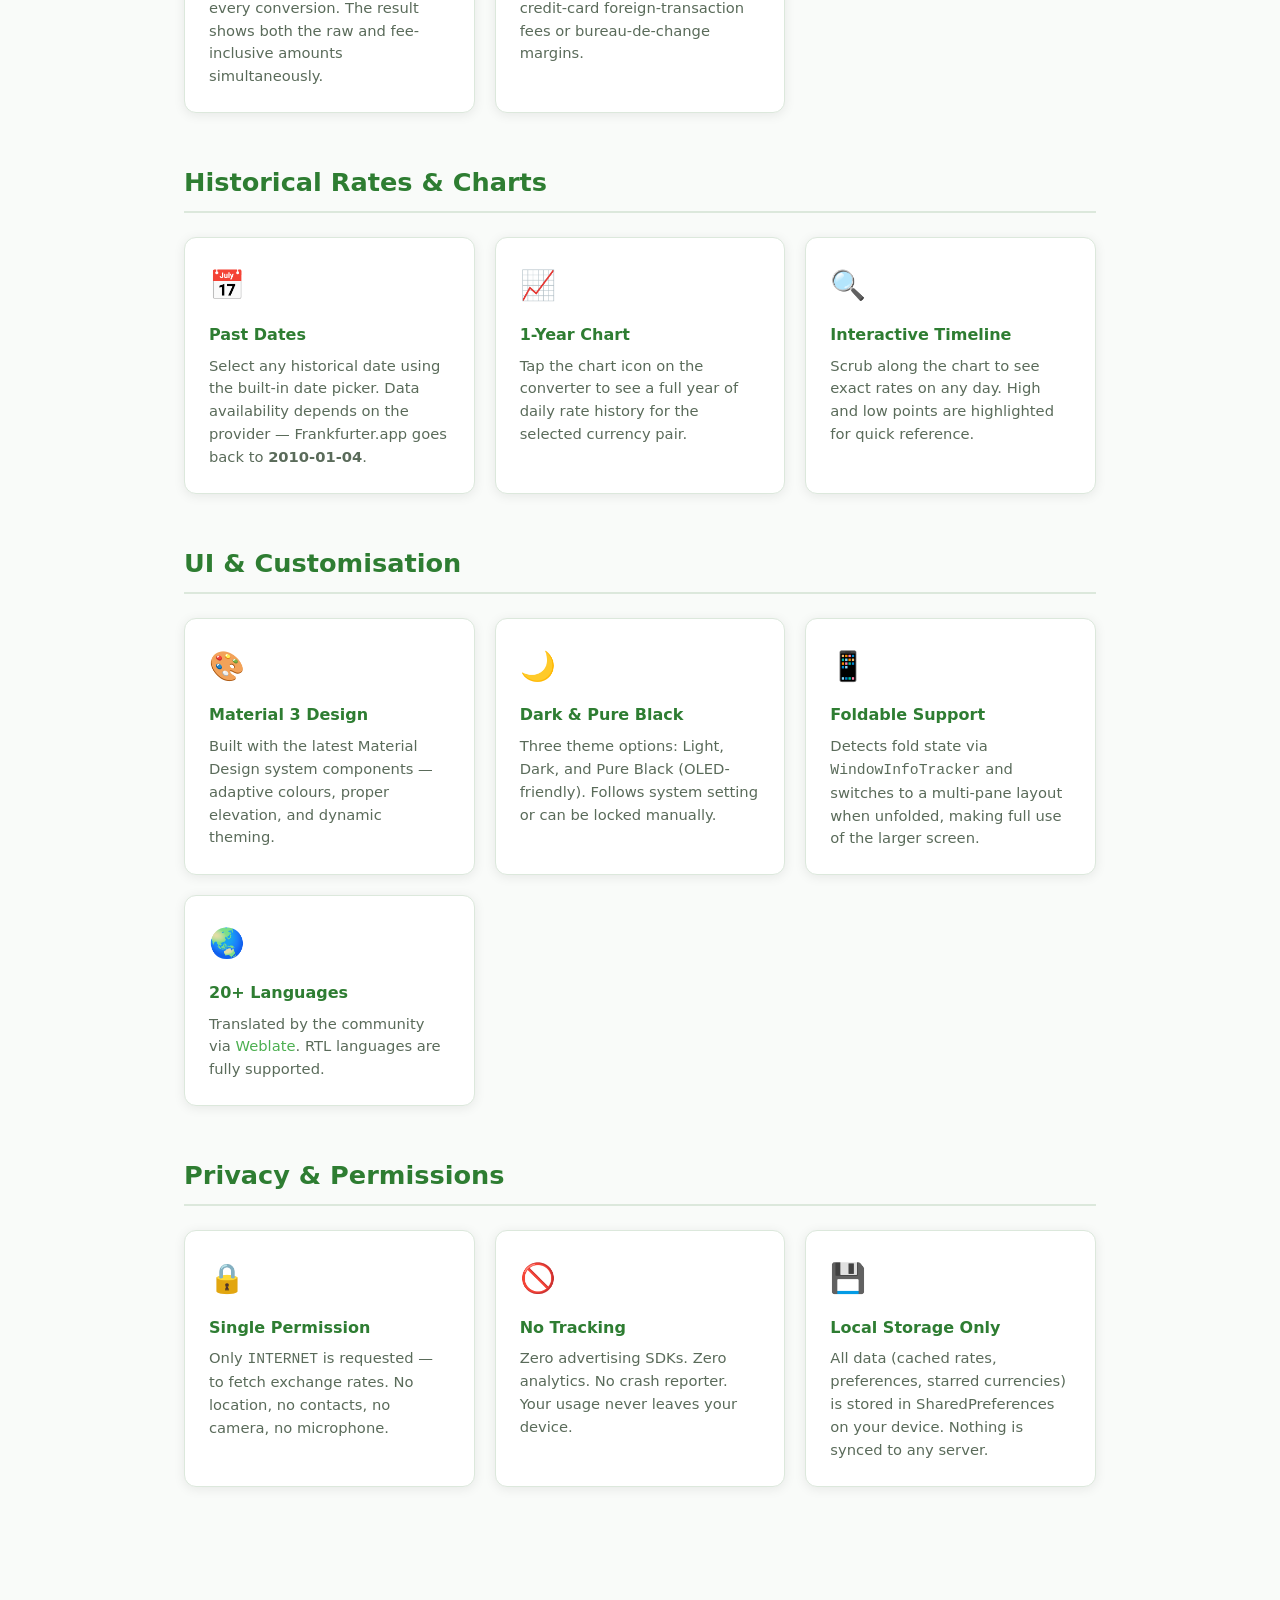
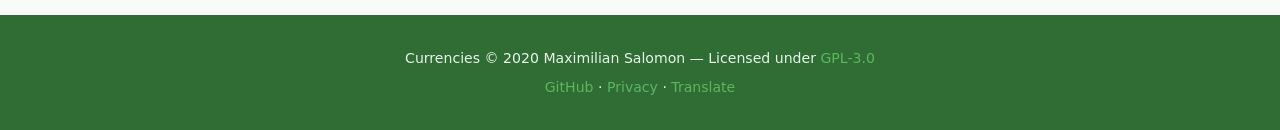
<file: docs/html/features.html>
<!DOCTYPE html>
<html lang="en">
<head>
  <meta charset="UTF-8">
  <meta name="viewport" content="width=device-width, initial-scale=1.0">
  <title>Features — Currencies</title>
  <meta name="description" content="Full list of features in the Currencies Android app — calculator, historical rates, charts, fee calculator, themes, and more.">
  <link rel="stylesheet" href="style.css">
  <link rel="icon" href="data:image/svg+xml,<svg xmlns='http://www.w3.org/2000/svg' viewBox='0 0 100 100'><text y='.9em' font-size='90'>💱</text></svg>">
</head>
<body>

<nav>
  <div class="nav-inner">
    <a class="nav-brand" href="index.html">
      <svg width="22" height="22" viewBox="0 0 24 24" fill="none" stroke="currentColor" stroke-width="2" stroke-linecap="round" stroke-linejoin="round"><circle cx="12" cy="12" r="10"/><path d="M12 6v6l4 2"/></svg>
      Currencies
    </a>
    <ul class="nav-links">
      <li><a href="index.html">Home</a></li>
      <li><a href="features.html" class="active">Features</a></li>
      <li><a href="providers.html">Providers</a></li>
      <li><a href="privacy.html">Privacy</a></li>
    </ul>
  </div>
</nav>

<header class="hero" style="padding: 3.5rem 1.5rem 3rem;">
  <div class="hero-inner">
    <h1 style="font-size:clamp(1.6rem,4vw,2.4rem);">Features</h1>
    <p class="tagline" style="font-size:1.05rem;">Everything Currencies can do, explained in one place.</p>
  </div>
</header>

<main class="page">

  <h2 class="section-title">Currency Conversion</h2>
  <div class="cards">
    <div class="card">
      <span class="card-icon">🌐</span>
      <h3>Multiple Providers</h3>
      <p>Choose from 6 active exchange-rate providers. Switch at any time in Settings — the next refresh uses the new source.</p>
    </div>
    <div class="card">
      <span class="card-icon">⭐</span>
      <h3>Starred Currencies</h3>
      <p>Mark currencies as favourites to keep your most-used ones at the top. Tap the star icon next to any currency to toggle.</p>
    </div>
    <div class="card">
      <span class="card-icon">🔄</span>
      <h3>Swap &amp; Mirror</h3>
      <p>Instantly swap the base and target currencies. The conversion result updates in real time without re-entering values.</p>
    </div>
    <div class="card">
      <span class="card-icon">📋</span>
      <h3>Copy / Paste</h3>
      <p>Long-press the result to copy it to the clipboard, or paste a value directly into the input field.</p>
    </div>
  </div>

  <h2 class="section-title">Calculator</h2>
  <div class="cards">
    <div class="card">
      <span class="card-icon">🧮</span>
      <h3>Full Arithmetic</h3>
      <p>Addition, subtraction, multiplication, and division — evaluated before conversion using the <strong>mXparser</strong> engine.</p>
    </div>
    <div class="card">
      <span class="card-icon">⌨️</span>
      <h3>Extended Keypad</h3>
      <p>Optional expanded keypad mode adds operator keys directly on the main screen. Enable in Settings → Extended keypad.</p>
    </div>
    <div class="card">
      <span class="card-icon">🖥️</span>
      <h3>Hardware Keyboard</h3>
      <p>Physical keyboard input is fully supported — great for tablets and foldable devices with an attached keyboard.</p>
    </div>
  </div>

  <h2 class="section-title">Fee Calculator</h2>
  <div class="cards" style="grid-template-columns: repeat(auto-fill, minmax(280px, 1fr));">
    <div class="card">
      <span class="card-icon">💳</span>
      <h3>Foreign Exchange Fee</h3>
      <p>Add a configurable fee percentage (e.g., 1.5 %) to every conversion. The result shows both the raw and fee-inclusive amounts simultaneously.</p>
    </div>
    <div class="card">
      <span class="card-icon">🔧</span>
      <h3>Custom Percentage</h3>
      <p>Set any fee from 0 % to any value in Settings. Useful for credit-card foreign-transaction fees or bureau-de-change margins.</p>
    </div>
  </div>

  <h2 class="section-title">Historical Rates &amp; Charts</h2>
  <div class="cards">
    <div class="card">
      <span class="card-icon">📅</span>
      <h3>Past Dates</h3>
      <p>Select any historical date using the built-in date picker. Data availability depends on the provider — Frankfurter.app goes back to <strong>2010-01-04</strong>.</p>
    </div>
    <div class="card">
      <span class="card-icon">📈</span>
      <h3>1-Year Chart</h3>
      <p>Tap the chart icon on the converter to see a full year of daily rate history for the selected currency pair.</p>
    </div>
    <div class="card">
      <span class="card-icon">🔍</span>
      <h3>Interactive Timeline</h3>
      <p>Scrub along the chart to see exact rates on any day. High and low points are highlighted for quick reference.</p>
    </div>
  </div>

  <h2 class="section-title">UI &amp; Customisation</h2>
  <div class="cards">
    <div class="card">
      <span class="card-icon">🎨</span>
      <h3>Material 3 Design</h3>
      <p>Built with the latest Material Design system components — adaptive colours, proper elevation, and dynamic theming.</p>
    </div>
    <div class="card">
      <span class="card-icon">🌙</span>
      <h3>Dark &amp; Pure Black</h3>
      <p>Three theme options: Light, Dark, and Pure Black (OLED-friendly). Follows system setting or can be locked manually.</p>
    </div>
    <div class="card">
      <span class="card-icon">📱</span>
      <h3>Foldable Support</h3>
      <p>Detects fold state via <code>WindowInfoTracker</code> and switches to a multi-pane layout when unfolded, making full use of the larger screen.</p>
    </div>
    <div class="card">
      <span class="card-icon">🌏</span>
      <h3>20+ Languages</h3>
      <p>Translated by the community via <a href="https://translate.codeberg.org/engage/currencies/">Weblate</a>. RTL languages are fully supported.</p>
    </div>
  </div>

  <h2 class="section-title">Privacy &amp; Permissions</h2>
  <div class="cards" style="grid-template-columns: repeat(auto-fill, minmax(280px, 1fr));">
    <div class="card">
      <span class="card-icon">🔒</span>
      <h3>Single Permission</h3>
      <p>Only <code>INTERNET</code> is requested — to fetch exchange rates. No location, no contacts, no camera, no microphone.</p>
    </div>
    <div class="card">
      <span class="card-icon">🚫</span>
      <h3>No Tracking</h3>
      <p>Zero advertising SDKs. Zero analytics. No crash reporter. Your usage never leaves your device.</p>
    </div>
    <div class="card">
      <span class="card-icon">💾</span>
      <h3>Local Storage Only</h3>
      <p>All data (cached rates, preferences, starred currencies) is stored in SharedPreferences on your device. Nothing is synced to any server.</p>
    </div>
  </div>

</main>

<footer>
  <p>Currencies &copy; 2020 Maximilian Salomon &mdash; Licensed under <a href="https://www.gnu.org/licenses/gpl-3.0.html">GPL-3.0</a></p>
  <p style="margin-top:.4rem;"><a href="https://github.com/sal0max/currencies">GitHub</a> &middot; <a href="privacy.html">Privacy</a> &middot; <a href="https://translate.codeberg.org/engage/currencies/">Translate</a></p>
</footer>

</body>
</html>
</file>
<file: docs/style.css>
/* ── Reset & base ─────────────────────────────────────────── */
*, *::before, *::after { box-sizing: border-box; margin: 0; padding: 0; }

:root {
  --clr-primary:      #2E7D32;
  --clr-primary-lt:   #4CAF50;
  --clr-primary-dk:   #1B5E20;
  --clr-accent:       #FFC107;
  --clr-bg:           #F9FBF9;
  --clr-surface:      #FFFFFF;
  --clr-border:       #DCE8DC;
  --clr-text:         #1A1A1A;
  --clr-text-muted:   #5A6B5A;
  --clr-nav-bg:       #1B5E20;
  --clr-nav-text:     #E8F5E9;
  --clr-hero-bg:      #1B5E20;
  --clr-hero-text:    #FFFFFF;
  --clr-card-bg:      #FFFFFF;
  --clr-tag-bg:       #E8F5E9;
  --clr-tag-text:     #1B5E20;
  --shadow:           0 2px 12px rgba(0,0,0,.08);
  --radius:           12px;
  --radius-sm:        8px;
  --font:             'Segoe UI', system-ui, -apple-system, sans-serif;
  --max-w:            960px;
  --transition:       0.2s ease;
}

@media (prefers-color-scheme: dark) {
  :root {
    --clr-bg:           #0E1A0E;
    --clr-surface:      #162016;
    --clr-border:       #2A3D2A;
    --clr-text:         #E8F5E9;
    --clr-text-muted:   #8DB88D;
    --clr-nav-bg:       #0A140A;
    --clr-nav-text:     #C8E6C9;
    --clr-hero-bg:      #0A140A;
    --clr-hero-text:    #E8F5E9;
    --clr-card-bg:      #162016;
    --clr-tag-bg:       #1B3A1B;
    --clr-tag-text:     #81C784;
    --shadow:           0 2px 12px rgba(0,0,0,.4);
  }
}

html { scroll-behavior: smooth; }

body {
  font-family: var(--font);
  background: var(--clr-bg);
  color: var(--clr-text);
  line-height: 1.65;
  font-size: 16px;
}

a { color: var(--clr-primary-lt); text-decoration: none; }
a:hover { text-decoration: underline; }

/* ── Navigation ───────────────────────────────────────────── */
nav {
  background: var(--clr-nav-bg);
  position: sticky;
  top: 0;
  z-index: 100;
  box-shadow: 0 2px 8px rgba(0,0,0,.3);
}

.nav-inner {
  max-width: var(--max-w);
  margin: 0 auto;
  padding: 0 1.5rem;
  display: flex;
  align-items: center;
  gap: 2rem;
  height: 56px;
}

.nav-brand {
  color: var(--clr-nav-text);
  font-weight: 700;
  font-size: 1.1rem;
  letter-spacing: .02em;
  display: flex;
  align-items: center;
  gap: .5rem;
  white-space: nowrap;
}

.nav-brand svg { flex-shrink: 0; }

.nav-links {
  display: flex;
  gap: 0;
  list-style: none;
  margin-left: auto;
}

.nav-links a {
  color: var(--clr-nav-text);
  opacity: .8;
  padding: .4rem .85rem;
  border-radius: var(--radius-sm);
  font-size: .92rem;
  transition: opacity var(--transition), background var(--transition);
}

.nav-links a:hover,
.nav-links a.active {
  opacity: 1;
  background: rgba(255,255,255,.1);
  text-decoration: none;
}

/* ── Hero ─────────────────────────────────────────────────── */
.hero {
  background: var(--clr-hero-bg);
  color: var(--clr-hero-text);
  padding: 5rem 1.5rem 4rem;
  text-align: center;
}

.hero-inner { max-width: var(--max-w); margin: 0 auto; }

.hero-icon {
  width: 96px;
  height: 96px;
  background: rgba(255,255,255,.12);
  border-radius: 50%;
  display: flex;
  align-items: center;
  justify-content: center;
  margin: 0 auto 1.5rem;
  font-size: 2.8rem;
}

.hero h1 {
  font-size: clamp(2rem, 5vw, 3rem);
  font-weight: 800;
  letter-spacing: -.02em;
  margin-bottom: .75rem;
}

.hero .tagline {
  font-size: 1.2rem;
  opacity: .85;
  max-width: 540px;
  margin: 0 auto 2rem;
}

.badge-row {
  display: flex;
  gap: .75rem;
  justify-content: center;
  flex-wrap: wrap;
}

.badge {
  display: inline-flex;
  align-items: center;
  gap: .4rem;
  background: rgba(255,255,255,.15);
  border: 1px solid rgba(255,255,255,.25);
  color: var(--clr-hero-text);
  padding: .5rem 1rem;
  border-radius: 999px;
  font-size: .9rem;
  font-weight: 500;
  transition: background var(--transition);
}

.badge:hover {
  background: rgba(255,255,255,.25);
  text-decoration: none;
}

/* ── Page wrapper ─────────────────────────────────────────── */
.page {
  max-width: var(--max-w);
  margin: 0 auto;
  padding: 3rem 1.5rem 5rem;
}

/* ── Section title ────────────────────────────────────────── */
.section-title {
  font-size: 1.6rem;
  font-weight: 700;
  margin-bottom: 1.5rem;
  padding-bottom: .5rem;
  border-bottom: 2px solid var(--clr-border);
  color: var(--clr-primary);
}

/* ── Cards grid ───────────────────────────────────────────── */
.cards {
  display: grid;
  grid-template-columns: repeat(auto-fill, minmax(260px, 1fr));
  gap: 1.25rem;
  margin-bottom: 3rem;
}

.card {
  background: var(--clr-card-bg);
  border: 1px solid var(--clr-border);
  border-radius: var(--radius);
  padding: 1.5rem;
  box-shadow: var(--shadow);
  transition: transform var(--transition), box-shadow var(--transition);
}

.card:hover { transform: translateY(-2px); box-shadow: 0 6px 20px rgba(0,0,0,.12); }

.card-icon {
  font-size: 1.8rem;
  margin-bottom: .75rem;
  display: block;
}

.card h3 {
  font-size: 1rem;
  font-weight: 700;
  margin-bottom: .4rem;
  color: var(--clr-primary);
}

.card p {
  font-size: .92rem;
  color: var(--clr-text-muted);
  line-height: 1.55;
}

/* ── Tables ───────────────────────────────────────────────── */
.table-wrap { overflow-x: auto; margin-bottom: 2.5rem; }

table {
  width: 100%;
  border-collapse: collapse;
  background: var(--clr-card-bg);
  border-radius: var(--radius);
  overflow: hidden;
  box-shadow: var(--shadow);
  font-size: .93rem;
}

thead { background: var(--clr-primary); color: #fff; }
thead th { padding: .85rem 1rem; text-align: left; font-weight: 600; }
tbody tr:nth-child(even) { background: var(--clr-tag-bg); }
tbody td { padding: .75rem 1rem; border-bottom: 1px solid var(--clr-border); vertical-align: top; }
tbody tr:last-child td { border-bottom: none; }

.tag {
  display: inline-block;
  background: var(--clr-tag-bg);
  color: var(--clr-tag-text);
  border-radius: 999px;
  padding: .15rem .6rem;
  font-size: .78rem;
  font-weight: 600;
}

/* ── Prose ────────────────────────────────────────────────── */
.prose h2 { font-size: 1.35rem; font-weight: 700; margin: 2rem 0 .75rem; color: var(--clr-primary); }
.prose h3 { font-size: 1.1rem; font-weight: 600; margin: 1.5rem 0 .5rem; }
.prose p  { margin-bottom: 1rem; }
.prose ul, .prose ol { padding-left: 1.5rem; margin-bottom: 1rem; }
.prose li { margin-bottom: .35rem; }
.prose code {
  background: var(--clr-tag-bg);
  color: var(--clr-primary-dk);
  padding: .1em .35em;
  border-radius: 4px;
  font-size: .88em;
  font-family: 'Courier New', monospace;
}

/* ── Footer ───────────────────────────────────────────────── */
footer {
  background: var(--clr-nav-bg);
  color: var(--clr-nav-text);
  text-align: center;
  padding: 2rem 1.5rem;
  font-size: .88rem;
  opacity: .9;
}

footer a { color: var(--clr-primary-lt); }

/* ── Responsive ───────────────────────────────────────────── */
@media (max-width: 600px) {
  .nav-links a { padding: .4rem .55rem; font-size: .82rem; }
  .hero { padding: 3.5rem 1rem 3rem; }
  .page { padding: 2rem 1rem 4rem; }
  .cards { grid-template-columns: 1fr; }
}
</file>
<file: docs/html/style.css>
/* ── Reset & base ─────────────────────────────────────────── */
*, *::before, *::after { box-sizing: border-box; margin: 0; padding: 0; }

:root {
  --clr-primary:      #2E7D32;
  --clr-primary-lt:   #4CAF50;
  --clr-primary-dk:   #1B5E20;
  --clr-accent:       #FFC107;
  --clr-bg:           #F9FBF9;
  --clr-surface:      #FFFFFF;
  --clr-border:       #DCE8DC;
  --clr-text:         #1A1A1A;
  --clr-text-muted:   #5A6B5A;
  --clr-nav-bg:       #1B5E20;
  --clr-nav-text:     #E8F5E9;
  --clr-hero-bg:      #1B5E20;
  --clr-hero-text:    #FFFFFF;
  --clr-card-bg:      #FFFFFF;
  --clr-tag-bg:       #E8F5E9;
  --clr-tag-text:     #1B5E20;
  --shadow:           0 2px 12px rgba(0,0,0,.08);
  --radius:           12px;
  --radius-sm:        8px;
  --font:             'Segoe UI', system-ui, -apple-system, sans-serif;
  --max-w:            960px;
  --transition:       0.2s ease;
}

@media (prefers-color-scheme: dark) {
  :root {
    --clr-bg:           #0E1A0E;
    --clr-surface:      #162016;
    --clr-border:       #2A3D2A;
    --clr-text:         #E8F5E9;
    --clr-text-muted:   #8DB88D;
    --clr-nav-bg:       #0A140A;
    --clr-nav-text:     #C8E6C9;
    --clr-hero-bg:      #0A140A;
    --clr-hero-text:    #E8F5E9;
    --clr-card-bg:      #162016;
    --clr-tag-bg:       #1B3A1B;
    --clr-tag-text:     #81C784;
    --shadow:           0 2px 12px rgba(0,0,0,.4);
  }
}

html { scroll-behavior: smooth; }

body {
  font-family: var(--font);
  background: var(--clr-bg);
  color: var(--clr-text);
  line-height: 1.65;
  font-size: 16px;
}

a { color: var(--clr-primary-lt); text-decoration: none; }
a:hover { text-decoration: underline; }

/* ── Navigation ───────────────────────────────────────────── */
nav {
  background: var(--clr-nav-bg);
  position: sticky;
  top: 0;
  z-index: 100;
  box-shadow: 0 2px 8px rgba(0,0,0,.3);
}

.nav-inner {
  max-width: var(--max-w);
  margin: 0 auto;
  padding: 0 1.5rem;
  display: flex;
  align-items: center;
  gap: 2rem;
  height: 56px;
}

.nav-brand {
  color: var(--clr-nav-text);
  font-weight: 700;
  font-size: 1.1rem;
  letter-spacing: .02em;
  display: flex;
  align-items: center;
  gap: .5rem;
  white-space: nowrap;
}

.nav-brand svg { flex-shrink: 0; }

.nav-links {
  display: flex;
  gap: 0;
  list-style: none;
  margin-left: auto;
}

.nav-links a {
  color: var(--clr-nav-text);
  opacity: .8;
  padding: .4rem .85rem;
  border-radius: var(--radius-sm);
  font-size: .92rem;
  transition: opacity var(--transition), background var(--transition);
}

.nav-links a:hover,
.nav-links a.active {
  opacity: 1;
  background: rgba(255,255,255,.1);
  text-decoration: none;
}

/* ── Hero ─────────────────────────────────────────────────── */
.hero {
  background: var(--clr-hero-bg);
  color: var(--clr-hero-text);
  padding: 5rem 1.5rem 4rem;
  text-align: center;
}

.hero-inner { max-width: var(--max-w); margin: 0 auto; }

.hero-icon {
  width: 96px;
  height: 96px;
  background: rgba(255,255,255,.12);
  border-radius: 50%;
  display: flex;
  align-items: center;
  justify-content: center;
  margin: 0 auto 1.5rem;
  font-size: 2.8rem;
}

.hero h1 {
  font-size: clamp(2rem, 5vw, 3rem);
  font-weight: 800;
  letter-spacing: -.02em;
  margin-bottom: .75rem;
}

.hero .tagline {
  font-size: 1.2rem;
  opacity: .85;
  max-width: 540px;
  margin: 0 auto 2rem;
}

.badge-row {
  display: flex;
  gap: .75rem;
  justify-content: center;
  flex-wrap: wrap;
}

.badge {
  display: inline-flex;
  align-items: center;
  gap: .4rem;
  background: rgba(255,255,255,.15);
  border: 1px solid rgba(255,255,255,.25);
  color: var(--clr-hero-text);
  padding: .5rem 1rem;
  border-radius: 999px;
  font-size: .9rem;
  font-weight: 500;
  transition: background var(--transition);
}

.badge:hover {
  background: rgba(255,255,255,.25);
  text-decoration: none;
}

/* ── Page wrapper ─────────────────────────────────────────── */
.page {
  max-width: var(--max-w);
  margin: 0 auto;
  padding: 3rem 1.5rem 5rem;
}

/* ── Section title ────────────────────────────────────────── */
.section-title {
  font-size: 1.6rem;
  font-weight: 700;
  margin-bottom: 1.5rem;
  padding-bottom: .5rem;
  border-bottom: 2px solid var(--clr-border);
  color: var(--clr-primary);
}

/* ── Cards grid ───────────────────────────────────────────── */
.cards {
  display: grid;
  grid-template-columns: repeat(auto-fill, minmax(260px, 1fr));
  gap: 1.25rem;
  margin-bottom: 3rem;
}

.card {
  background: var(--clr-card-bg);
  border: 1px solid var(--clr-border);
  border-radius: var(--radius);
  padding: 1.5rem;
  box-shadow: var(--shadow);
  transition: transform var(--transition), box-shadow var(--transition);
}

.card:hover { transform: translateY(-2px); box-shadow: 0 6px 20px rgba(0,0,0,.12); }

.card-icon {
  font-size: 1.8rem;
  margin-bottom: .75rem;
  display: block;
}

.card h3 {
  font-size: 1rem;
  font-weight: 700;
  margin-bottom: .4rem;
  color: var(--clr-primary);
}

.card p {
  font-size: .92rem;
  color: var(--clr-text-muted);
  line-height: 1.55;
}

/* ── Tables ───────────────────────────────────────────────── */
.table-wrap { overflow-x: auto; margin-bottom: 2.5rem; }

table {
  width: 100%;
  border-collapse: collapse;
  background: var(--clr-card-bg);
  border-radius: var(--radius);
  overflow: hidden;
  box-shadow: var(--shadow);
  font-size: .93rem;
}

thead { background: var(--clr-primary); color: #fff; }
thead th { padding: .85rem 1rem; text-align: left; font-weight: 600; }
tbody tr:nth-child(even) { background: var(--clr-tag-bg); }
tbody td { padding: .75rem 1rem; border-bottom: 1px solid var(--clr-border); vertical-align: top; }
tbody tr:last-child td { border-bottom: none; }

.tag {
  display: inline-block;
  background: var(--clr-tag-bg);
  color: var(--clr-tag-text);
  border-radius: 999px;
  padding: .15rem .6rem;
  font-size: .78rem;
  font-weight: 600;
}

/* ── Prose ────────────────────────────────────────────────── */
.prose h2 { font-size: 1.35rem; font-weight: 700; margin: 2rem 0 .75rem; color: var(--clr-primary); }
.prose h3 { font-size: 1.1rem; font-weight: 600; margin: 1.5rem 0 .5rem; }
.prose p  { margin-bottom: 1rem; }
.prose ul, .prose ol { padding-left: 1.5rem; margin-bottom: 1rem; }
.prose li { margin-bottom: .35rem; }
.prose code {
  background: var(--clr-tag-bg);
  color: var(--clr-primary-dk);
  padding: .1em .35em;
  border-radius: 4px;
  font-size: .88em;
  font-family: 'Courier New', monospace;
}

/* ── Footer ───────────────────────────────────────────────── */
footer {
  background: var(--clr-nav-bg);
  color: var(--clr-nav-text);
  text-align: center;
  padding: 2rem 1.5rem;
  font-size: .88rem;
  opacity: .9;
}

footer a { color: var(--clr-primary-lt); }

/* ── Responsive ───────────────────────────────────────────── */
@media (max-width: 600px) {
  .nav-links a { padding: .4rem .55rem; font-size: .82rem; }
  .hero { padding: 3.5rem 1rem 3rem; }
  .page { padding: 2rem 1rem 4rem; }
  .cards { grid-template-columns: 1fr; }
}
</file>
